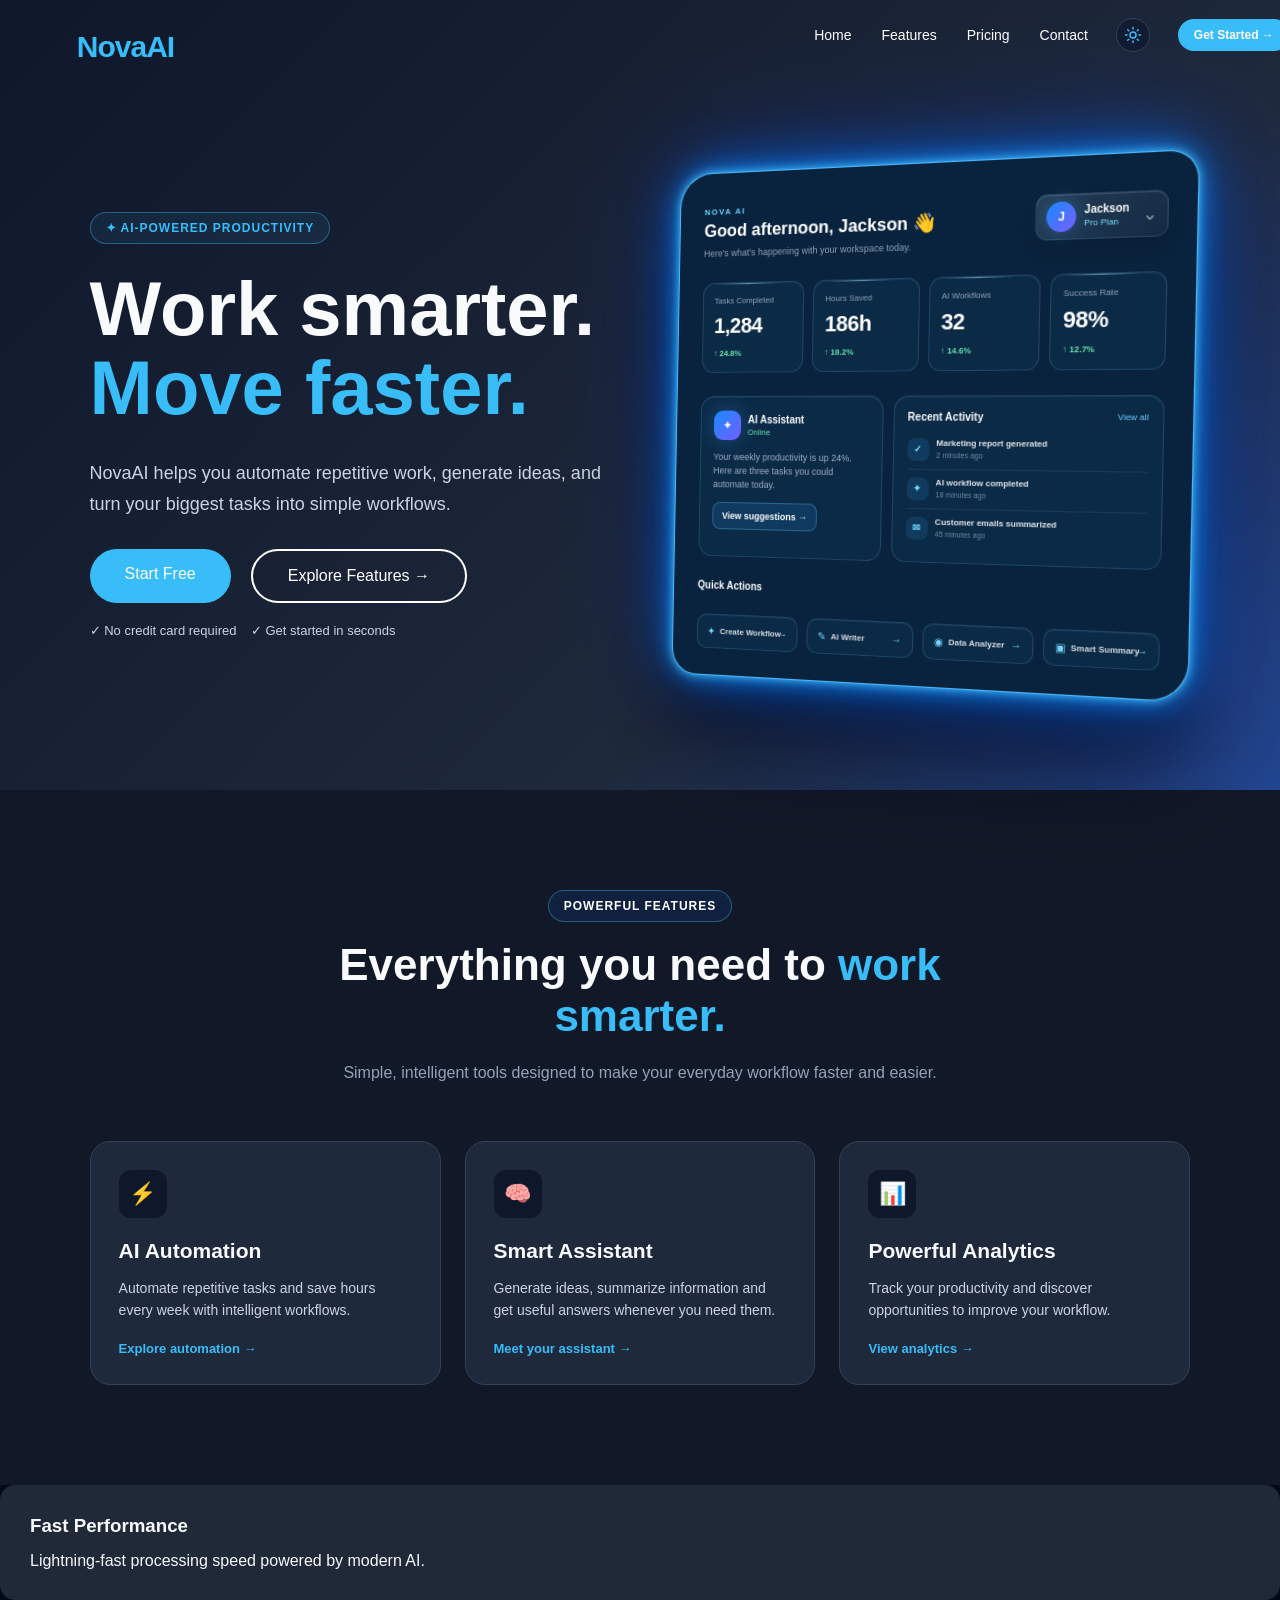
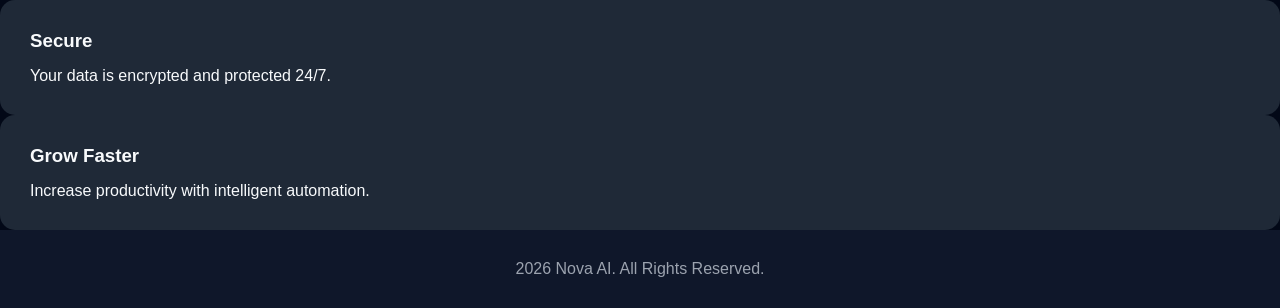
<file: index.html>
<!DOCTYPE html>
<html lang="en">
<head>
    <meta charset="UTF-8">
    <meta name="viewport" content="width=device-width, initial-scale=1.0">
    <title>Canvas</title>
    <link rel="stylesheet" href="style.css">
</head>

<body class="home-page">
        <header>
            <nav class="navbar">
            
                <a href="index.html" class="logo">NovaAI</a>
            
                <div class="desktop-nav">
            
                    <ul class="nav-links">
                        <li><a href="index.html">Home</a></li>
                        <li><a href="features.html">Features</a></li>
                        <li><a href="pricing.html">Pricing</a></li>
                        <li><a href="contact.html">Contact</a></li>
                    </ul>
            
                    <!-- Theme Toggle -->
                    <button class="theme-toggle" id="themeToggle" aria-label="Toggle theme">
            
                        <svg class="sun-icon" viewBox="0 0 24 24">
                            <circle cx="12" cy="12" r="4"></circle>
                            <path d="M12 2v2"></path>
                            <path d="M12 20v2"></path>
                            <path d="m4.93 4.93 1.41 1.41"></path>
                            <path d="m17.66 17.66 1.41 1.41"></path>
                            <path d="M2 12h2"></path>
                            <path d="M20 12h2"></path>
                            <path d="m6.34 17.66-1.41 1.41"></path>
                            <path d="m19.07 4.93-1.41 1.41"></path>
                        </svg>
            
                        <svg class="moon-icon" viewBox="0 0 24 24">
                            <path d="M21 12.8A8.5 8.5 0 1 1 11.2 3
                            6.5 6.5 0 0 0 21 12.8Z"></path>
                        </svg>
            
                    </button>
            
                    <a href="pricing.html" class="nav-btn">Get Started →</a>
            
                </div>
            
            
                <!-- Mobile Controls -->
            
                <div class="mobile-controls">
            
                    <button class="theme-toggle" id="mobileThemeToggle" aria-label="Toggle theme">
            
                        <svg class="sun-icon" viewBox="0 0 24 24">
                            <circle cx="12" cy="12" r="4"></circle>
                            <path d="M12 2v2"></path>
                            <path d="M12 20v2"></path>
                            <path d="m4.93 4.93 1.41 1.41"></path>
                            <path d="m17.66 17.66 1.41 1.41"></path>
                            <path d="M2 12h2"></path>
                            <path d="M20 12h2"></path>
                            <path d="m6.34 17.66-1.41 1.41"></path>
                            <path d="m19.07 4.93-1.41 1.41"></path>
                        </svg>
            
                        <svg class="moon-icon" viewBox="0 0 24 24">
                            <path d="M21 12.8A8.5 8.5 0 1 1 11.2 3
                            6.5 6.5 0 0 0 21 12.8Z"></path>
                        </svg>
            
                    </button>
            
            
                    <button class="menu-toggle" id="menuToggle" aria-label="Open navigation">
            
                        <span></span>
                        <span></span>
                        <span></span>
            
                    </button>
            
                </div>
            
            
                <!-- Mobile Menu -->
            
                <div class="mobile-menu" id="mobileMenu">
            
                    <a href="index.html">Home</a>
                    <a href="features.html">Features</a>
                    <a href="pricing.html">Pricing</a>
                    <a href="contact.html">Contact</a>
            
                    <a href="pricing.html" class="mobile-start">
                        Get Started →
                    </a>
            
                </div>
            
            </nav>
        
            <section class="hero">
            
                <div class="hero-content">
            
                    <span class="hero-badge">✦ AI-POWERED PRODUCTIVITY</span>
            
                    <h1>
                        Work smarter.
                        <span>Move faster.</span>
                    </h1>
            
                    <p>
                        NovaAI helps you automate repetitive work, generate ideas,
                        and turn your biggest tasks into simple workflows.
                    </p>
            
                    <div class="buttons">
                        <a href="pricing.html" class="primary">Start Free</a>
                        <a href="features.html" class="secondary">Explore Features →</a>
                    </div>
            
                    <div class="hero-note">
                        ✓ No credit card required
                        &nbsp;&nbsp;
                        ✓ Get started in seconds
                    </div>
            
                </div>
            
                <!-- Main dashboard -->
                 <div class="ai-preview">
                    
                    <main class="dashboard-main">
            
                        <!-- Greeting -->
                        <div class="dashboard-header">
            
                            <div>
                                <span class="dashboard-label">
                                    NOVA AI
                                </span>
            
                                <h3>
                                    Good afternoon, Jackson 👋
                                </h3>
            
                                <p>
                                    Here's what's happening with your workspace today.
                                </p>
                            </div>
            
            
                            <div class="dashboard-user">
            
                                <div class="dashboard-avatar">
                                    J
                                </div>
            
                                <div>
                                    <strong>Jackson</strong>
                                    <small>Pro Plan</small>
                                </div>
            
                                <span>⌄</span>
            
                            </div>
            
                        </div>
            
            
                        <!-- Statistics -->
                        <div class="dashboard-stats">
            
                            <div class="dashboard-stat">
                                <span>Tasks Completed</span>
                                <strong>1,284</strong>
                                <small>↑ 24.8%</small>
                            </div>
            
                            <div class="dashboard-stat">
                                <span>Hours Saved</span>
                                <strong>186h</strong>
                                <small>↑ 18.2%</small>
                            </div>
            
                            <div class="dashboard-stat">
                                <span>AI Workflows</span>
                                <strong>32</strong>
                                <small>↑ 14.6%</small>
                            </div>
            
                            <div class="dashboard-stat">
                                <span>Success Rate</span>
                                <strong>98%</strong>
                                <small>↑ 12.7%</small>
                            </div>
            
                        </div>
            
            
                        <!-- Middle cards -->
                        <div class="dashboard-middle">
            
                            <!-- AI Assistant -->
                            <div class="dashboard-ai-card">
            
                                <div class="ai-card-title">
            
                                    <div class="ai-card-icon">
                                        ✦
                                    </div>
            
                                    <div>
                                        <strong>AI Assistant</strong>
                                        <small>Online</small>
                                    </div>
            
                                </div>
            
                                <p>
                                    Your weekly productivity is up 24%.
                                    Here are three tasks you could automate today.
                                </p>
            
                                <button>
                                    View suggestions →
                                </button>
            
                            </div>
            
            
                            <!-- Recent Activity -->
                            <div class="dashboard-activity">
            
                                <div class="activity-heading">
                                    <strong>Recent Activity</strong>
                                    <span>View all</span>
                                </div>
            
                                <div class="dashboard-activity-item">
                                    <b>✓</b>
            
                                    <div>
                                        <strong>Marketing report generated</strong>
                                        <small>2 minutes ago</small>
                                    </div>
                                </div>
            
                                <div class="dashboard-activity-item">
                                    <b>✦</b>
            
                                    <div>
                                        <strong>AI workflow completed</strong>
                                        <small>18 minutes ago</small>
                                    </div>
                                </div>
            
                                <div class="dashboard-activity-item">
                                    <b>✉</b>
            
                                    <div>
                                        <strong>Customer emails summarized</strong>
                                        <small>45 minutes ago</small>
                                    </div>
                                </div>
            
                            </div>
            
                        </div>
            
            
                        <!-- Quick Actions -->
                        <div class="quick-actions-title">
                            Quick Actions
                        </div>
            
                        <div class="quick-actions">
            
                            <div>
                                ✦
                                <span>Create Workflow</span>
                                →
                            </div>
            
                            <div>
                                ✎
                                <span>AI Writer</span>
                                →
                            </div>
            
                            <div>
                                ◉
                                <span>Data Analyzer</span>
                                →
                            </div>
            
                            <div>
                                ▣
                                <span>Smart Summary</span>
                                →
                            </div>
            
                        </div>
            
                    </main>
            
                </div>
            
            
            </section>
            
            
            <!-- FEATURE SECTION -->
            
            <section class="home-features">
            
                <div class="section-heading">
            
                    <span class="section-badge">POWERFUL FEATURES</span>
            
                    <h2>
                        Everything you need to
                        <span>work smarter.</span>
                    </h2>
            
                    <p>
                        Simple, intelligent tools designed to make your
                        everyday workflow faster and easier.
                    </p>
            
                </div>
            
            
                <div class="home-feature-grid">
            
                    <div class="home-feature-card">
            
                        <div class="feature-icon">⚡</div>
            
                        <h3>AI Automation</h3>
            
                        <p>
                            Automate repetitive tasks and save hours every week
                            with intelligent workflows.
                        </p>
            
                        <a href="features.html">
                            Explore automation →
                        </a>
            
                    </div>
            
            
                    <div class="home-feature-card">
            
                        <div class="feature-icon">🧠</div>
            
                        <h3>Smart Assistant</h3>
            
                        <p>
                            Generate ideas, summarize information and get
                            useful answers whenever you need them.
                        </p>
            
                        <a href="features.html">
                            Meet your assistant →
                        </a>
            
                    </div>
            
            
                    <div class="home-feature-card">
            
                        <div class="feature-icon">📊</div>
            
                        <h3>Powerful Analytics</h3>
            
                        <p>
                            Track your productivity and discover opportunities
                            to improve your workflow.
                        </p>
            
                        <a href="features.html">
                            View analytics →
                        </a>
            
                    </div>
            
                </div>
            
            </section>
        </header>
        <section class="Features">
            <div class="card">
                <h3>Fast Performance</h3>
                <p>Lightning-fast processing speed powered by modern AI.</p>
            </div>
            <div class="card">
                <h3>Secure</h3>
                <p>Your data is encrypted and protected 24/7.</p>
            </div>
            <div class="card">
                <h3>Grow Faster</h3>
                <p>Increase productivity with intelligent automation.</p>
            </div>
        </section>
        
        <footer>
            <p>2026 Nova AI. All Rights Reserved.</p>
        </footer>
<script src="script.js"></script>
</body>
</html>
</file>
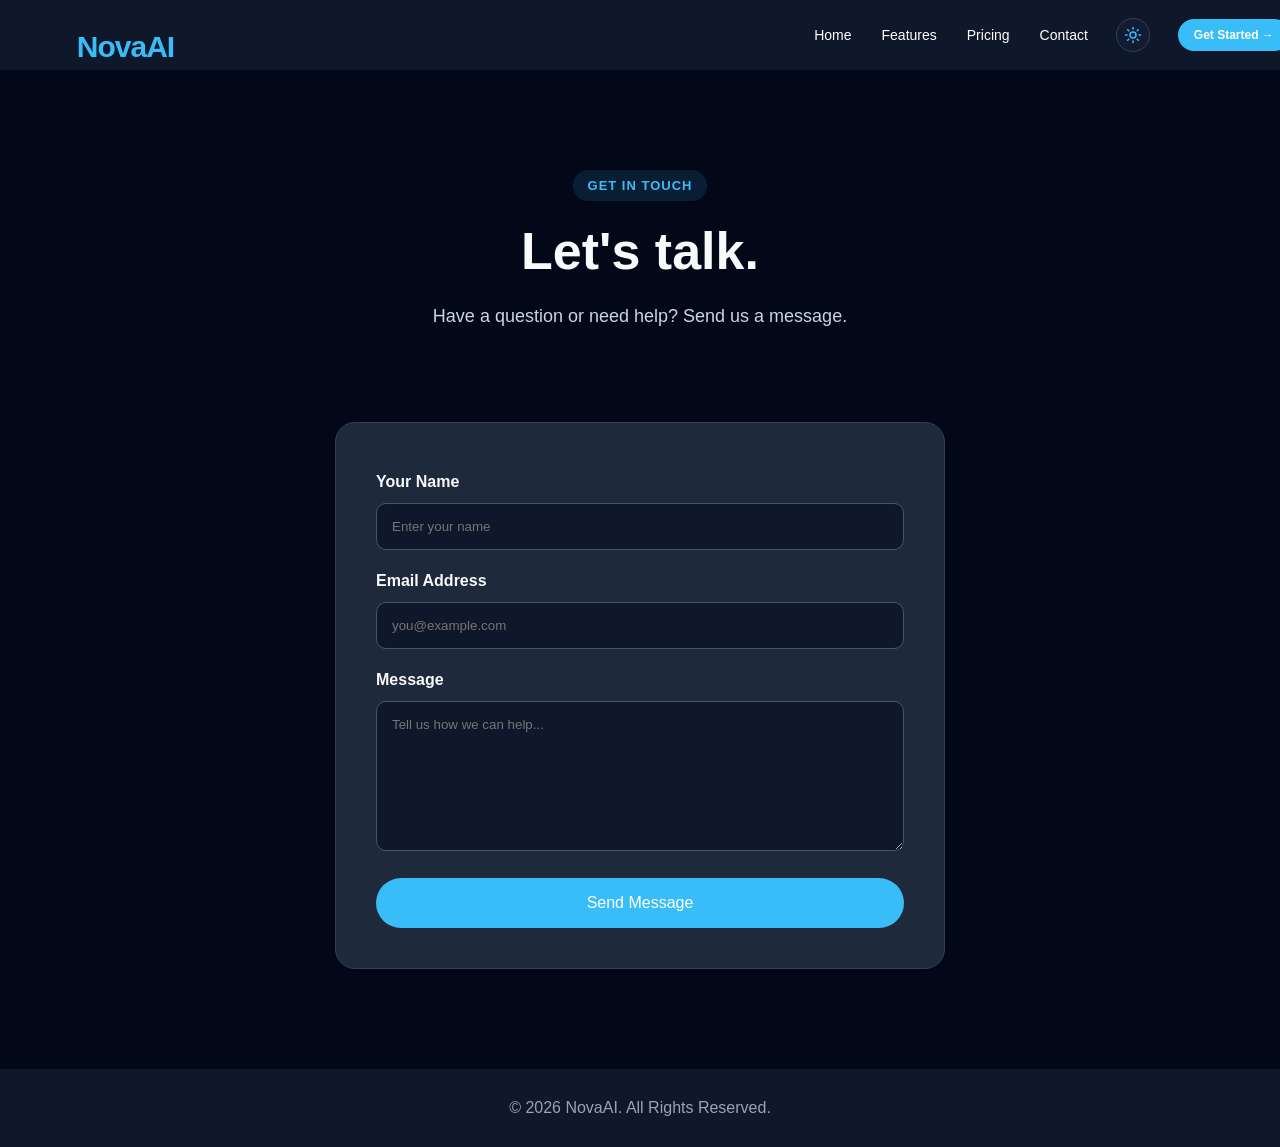
<file: Contact.html>
<!DOCTYPE html>
<html lang="en">

    <head>
        <meta charset="UTF-8">
        <meta name="viewport" content="width=device-width, initial-scale=1.0">
        <title>NovaAI | Contact</title>
        <link rel="stylesheet" href="style.css">
    </head>
    
    <body class="contact-page">

        <header class="page-header">

            <nav class="navbar">
            
                <a href="index.html" class="logo">NovaAI</a>
            
                <div class="desktop-nav">
            
                    <ul class="nav-links">
                        <li><a href="index.html">Home</a></li>
                        <li><a href="features.html">Features</a></li>
                        <li><a href="pricing.html">Pricing</a></li>
                        <li><a href="contact.html">Contact</a></li>
                    </ul>
            
                    <!-- Theme Toggle -->
                    <button class="theme-toggle" id="themeToggle" aria-label="Toggle theme">
            
                        <svg class="sun-icon" viewBox="0 0 24 24">
                            <circle cx="12" cy="12" r="4"></circle>
                            <path d="M12 2v2"></path>
                            <path d="M12 20v2"></path>
                            <path d="m4.93 4.93 1.41 1.41"></path>
                            <path d="m17.66 17.66 1.41 1.41"></path>
                            <path d="M2 12h2"></path>
                            <path d="M20 12h2"></path>
                            <path d="m6.34 17.66-1.41 1.41"></path>
                            <path d="m19.07 4.93-1.41 1.41"></path>
                        </svg>
            
                        <svg class="moon-icon" viewBox="0 0 24 24">
                            <path d="M21 12.8A8.5 8.5 0 1 1 11.2 3
                            6.5 6.5 0 0 0 21 12.8Z"></path>
                        </svg>
            
                    </button>
            
                    <a href="pricing.html" class="nav-btn">Get Started →</a>
            
                </div>
            
            
                <!-- Mobile Controls -->
            
                <div class="mobile-controls">
            
                    <button class="theme-toggle" id="mobileThemeToggle" aria-label="Toggle theme">
            
                        <svg class="sun-icon" viewBox="0 0 24 24">
                            <circle cx="12" cy="12" r="4"></circle>
                            <path d="M12 2v2"></path>
                            <path d="M12 20v2"></path>
                            <path d="m4.93 4.93 1.41 1.41"></path>
                            <path d="m17.66 17.66 1.41 1.41"></path>
                            <path d="M2 12h2"></path>
                            <path d="M20 12h2"></path>
                            <path d="m6.34 17.66-1.41 1.41"></path>
                            <path d="m19.07 4.93-1.41 1.41"></path>
                        </svg>
            
                        <svg class="moon-icon" viewBox="0 0 24 24">
                            <path d="M21 12.8A8.5 8.5 0 1 1 11.2 3
                            6.5 6.5 0 0 0 21 12.8Z"></path>
                        </svg>
            
                    </button>
            
            
                    <button class="menu-toggle" id="menuToggle" aria-label="Open navigation">
            
                        <span></span>
                        <span></span>
                        <span></span>
            
                    </button>
            
                </div>
            
            
                <!-- Mobile Menu -->
            
                <div class="mobile-menu" id="mobileMenu">
            
                    <a href="index.html">Home</a>
                    <a href="features.html">Features</a>
                    <a href="pricing.html">Pricing</a>
                    <a href="contact.html">Contact</a>
            
                    <a href="pricing.html" class="mobile-start">
                        Get Started →
                    </a>
            
                </div>
            
            </nav>

        </header>

        <section class="page-hero">

            <span class="badge">GET IN TOUCH</span>

            <h1>Let's talk.</h1>

            <p>
                Have a question or need help? Send us a message.
            </p>

        </section>

        <section class="contact-section">

            <form class="contact-form">

                <label>Your Name</label>
                <input type="text" placeholder="Enter your name">

                <label>Email Address</label>
                <input type="email" placeholder="you@example.com">

                <label>Message</label>
                <textarea placeholder="Tell us how we can help..."></textarea>

                <button type="submit" class="primary">
                    Send Message
                </button>

            </form>

        </section>

        <footer>
            <p>© 2026 NovaAI. All Rights Reserved.</p>
        </footer>
        <script src="script.js"></script>
    </body>

</html>
</file>
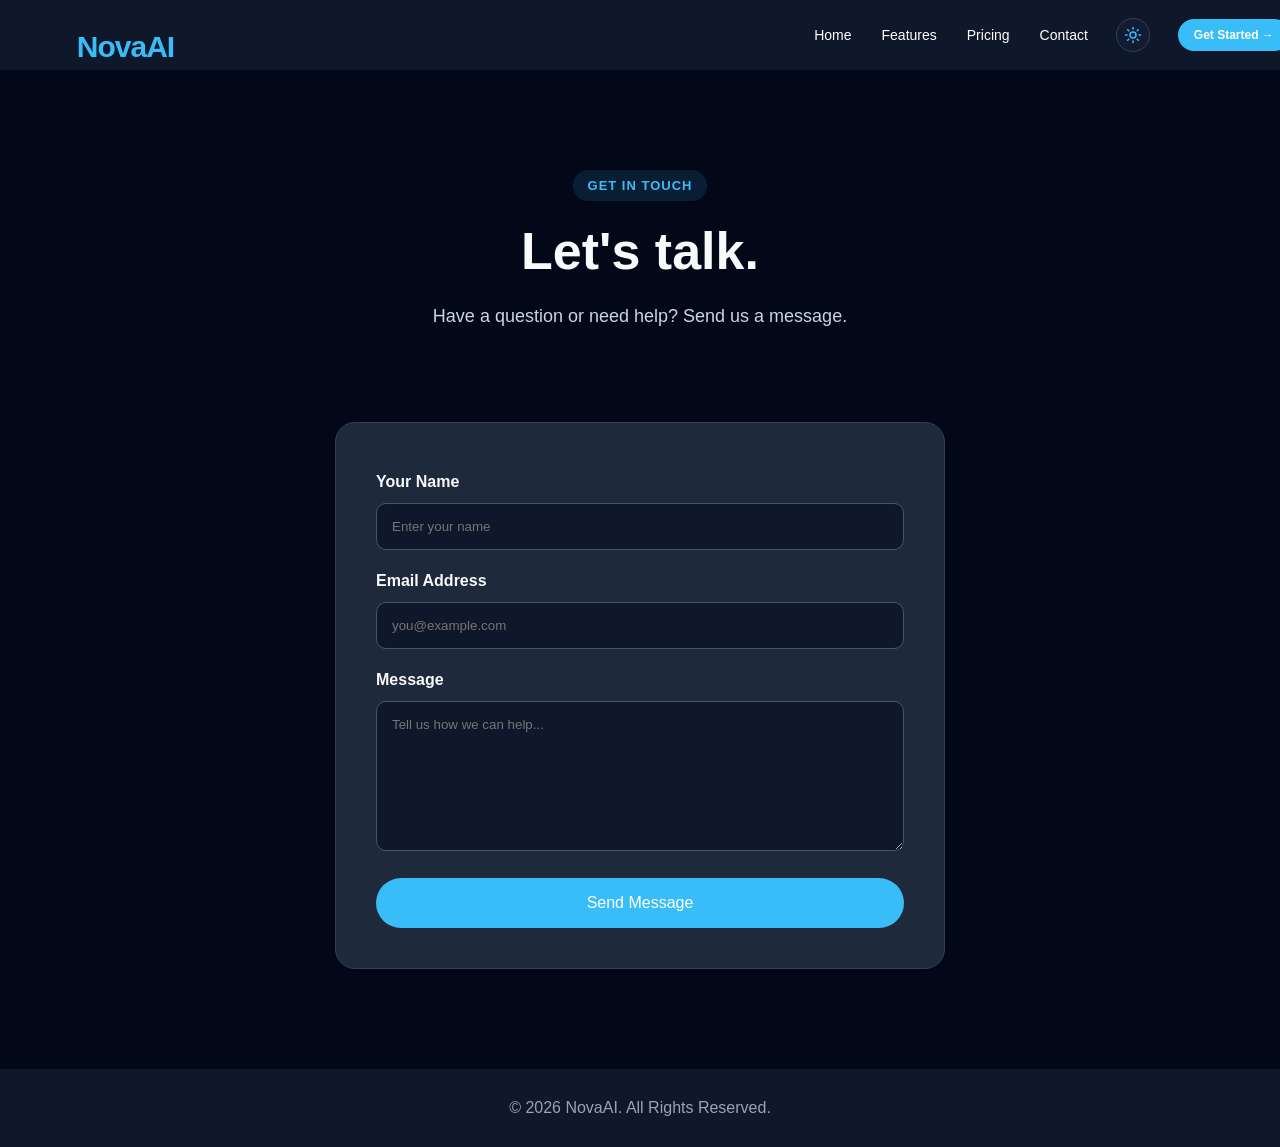
<file: contact.html>
<!DOCTYPE html>
<html lang="en">

    <head>
        <meta charset="UTF-8">
        <meta name="viewport" content="width=device-width, initial-scale=1.0">
        <title>NovaAI | Contact</title>
        <link rel="stylesheet" href="style.css">
    </head>
    
    <body class="contact-page">

        <header class="page-header">

            <nav class="navbar">
            
                <a href="index.html" class="logo">NovaAI</a>
            
                <div class="desktop-nav">
            
                    <ul class="nav-links">
                        <li><a href="index.html">Home</a></li>
                        <li><a href="features.html">Features</a></li>
                        <li><a href="pricing.html">Pricing</a></li>
                        <li><a href="contact.html">Contact</a></li>
                    </ul>
            
                    <!-- Theme Toggle -->
                    <button class="theme-toggle" id="themeToggle" aria-label="Toggle theme">
            
                        <svg class="sun-icon" viewBox="0 0 24 24">
                            <circle cx="12" cy="12" r="4"></circle>
                            <path d="M12 2v2"></path>
                            <path d="M12 20v2"></path>
                            <path d="m4.93 4.93 1.41 1.41"></path>
                            <path d="m17.66 17.66 1.41 1.41"></path>
                            <path d="M2 12h2"></path>
                            <path d="M20 12h2"></path>
                            <path d="m6.34 17.66-1.41 1.41"></path>
                            <path d="m19.07 4.93-1.41 1.41"></path>
                        </svg>
            
                        <svg class="moon-icon" viewBox="0 0 24 24">
                            <path d="M21 12.8A8.5 8.5 0 1 1 11.2 3
                            6.5 6.5 0 0 0 21 12.8Z"></path>
                        </svg>
            
                    </button>
            
                    <a href="pricing.html" class="nav-btn">Get Started →</a>
            
                </div>
            
            
                <!-- Mobile Controls -->
            
                <div class="mobile-controls">
            
                    <button class="theme-toggle" id="mobileThemeToggle" aria-label="Toggle theme">
            
                        <svg class="sun-icon" viewBox="0 0 24 24">
                            <circle cx="12" cy="12" r="4"></circle>
                            <path d="M12 2v2"></path>
                            <path d="M12 20v2"></path>
                            <path d="m4.93 4.93 1.41 1.41"></path>
                            <path d="m17.66 17.66 1.41 1.41"></path>
                            <path d="M2 12h2"></path>
                            <path d="M20 12h2"></path>
                            <path d="m6.34 17.66-1.41 1.41"></path>
                            <path d="m19.07 4.93-1.41 1.41"></path>
                        </svg>
            
                        <svg class="moon-icon" viewBox="0 0 24 24">
                            <path d="M21 12.8A8.5 8.5 0 1 1 11.2 3
                            6.5 6.5 0 0 0 21 12.8Z"></path>
                        </svg>
            
                    </button>
            
            
                    <button class="menu-toggle" id="menuToggle" aria-label="Open navigation">
            
                        <span></span>
                        <span></span>
                        <span></span>
            
                    </button>
            
                </div>
            
            
                <!-- Mobile Menu -->
            
                <div class="mobile-menu" id="mobileMenu">
            
                    <a href="index.html">Home</a>
                    <a href="features.html">Features</a>
                    <a href="pricing.html">Pricing</a>
                    <a href="contact.html">Contact</a>
            
                    <a href="pricing.html" class="mobile-start">
                        Get Started →
                    </a>
            
                </div>
            
            </nav>

        </header>

        <section class="page-hero">

            <span class="badge">GET IN TOUCH</span>

            <h1>Let's talk.</h1>

            <p>
                Have a question or need help? Send us a message.
            </p>

        </section>

        <section class="contact-section">

            <form class="contact-form">

                <label>Your Name</label>
                <input type="text" placeholder="Enter your name">

                <label>Email Address</label>
                <input type="email" placeholder="you@example.com">

                <label>Message</label>
                <textarea placeholder="Tell us how we can help..."></textarea>

                <button type="submit" class="primary">
                    Send Message
                </button>

            </form>

        </section>

        <footer>
            <p>© 2026 NovaAI. All Rights Reserved.</p>
        </footer>
        <script src="script.js"></script>
    </body>

</html>
</file>
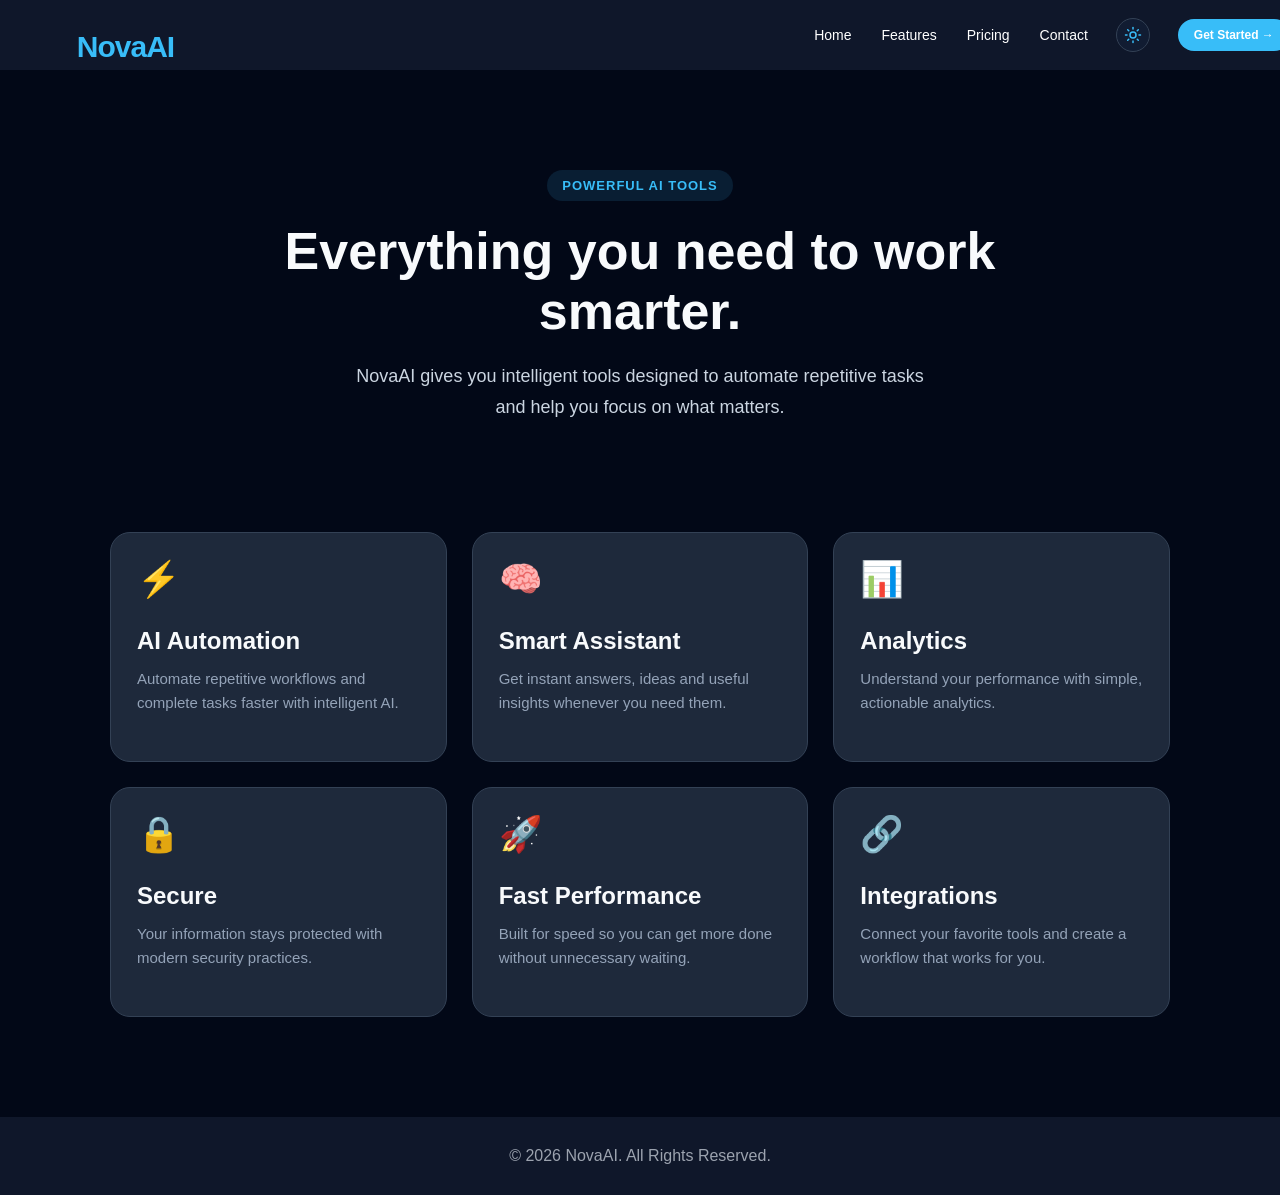
<file: Features.html>
<!DOCTYPE html>
<html lang="en">

    <head>
        <meta charset="UTF-8">
        <meta name="viewport" content="width=device-width, initial-scale=1.0">
        <title>NovaAI | Features</title>
        <link rel="stylesheet" href="style.css">
    </head>

    <body class="features-page">

        <header class="page-header">

            <nav class="navbar">
            
                <a href="index.html" class="logo">NovaAI</a>
            
                <div class="desktop-nav">
            
                    <ul class="nav-links">
                        <li><a href="index.html">Home</a></li>
                        <li><a href="features.html">Features</a></li>
                        <li><a href="pricing.html">Pricing</a></li>
                        <li><a href="contact.html">Contact</a></li>
                    </ul>
            
                    <!-- Theme Toggle -->
                    <button class="theme-toggle" id="themeToggle" aria-label="Toggle theme">
            
                        <svg class="sun-icon" viewBox="0 0 24 24">
                            <circle cx="12" cy="12" r="4"></circle>
                            <path d="M12 2v2"></path>
                            <path d="M12 20v2"></path>
                            <path d="m4.93 4.93 1.41 1.41"></path>
                            <path d="m17.66 17.66 1.41 1.41"></path>
                            <path d="M2 12h2"></path>
                            <path d="M20 12h2"></path>
                            <path d="m6.34 17.66-1.41 1.41"></path>
                            <path d="m19.07 4.93-1.41 1.41"></path>
                        </svg>
            
                        <svg class="moon-icon" viewBox="0 0 24 24">
                            <path d="M21 12.8A8.5 8.5 0 1 1 11.2 3
                            6.5 6.5 0 0 0 21 12.8Z"></path>
                        </svg>
            
                    </button>
            
                    <a href="pricing.html" class="nav-btn">Get Started →</a>
            
                </div>
            
            
                <!-- Mobile Controls -->
            
                <div class="mobile-controls">
            
                    <button class="theme-toggle" id="mobileThemeToggle" aria-label="Toggle theme">
            
                        <svg class="sun-icon" viewBox="0 0 24 24">
                            <circle cx="12" cy="12" r="4"></circle>
                            <path d="M12 2v2"></path>
                            <path d="M12 20v2"></path>
                            <path d="m4.93 4.93 1.41 1.41"></path>
                            <path d="m17.66 17.66 1.41 1.41"></path>
                            <path d="M2 12h2"></path>
                            <path d="M20 12h2"></path>
                            <path d="m6.34 17.66-1.41 1.41"></path>
                            <path d="m19.07 4.93-1.41 1.41"></path>
                        </svg>
            
                        <svg class="moon-icon" viewBox="0 0 24 24">
                            <path d="M21 12.8A8.5 8.5 0 1 1 11.2 3
                            6.5 6.5 0 0 0 21 12.8Z"></path>
                        </svg>
            
                    </button>
            
            
                    <button class="menu-toggle" id="menuToggle" aria-label="Open navigation">
            
                        <span></span>
                        <span></span>
                        <span></span>
            
                    </button>
            
                </div>
            
            
                <!-- Mobile Menu -->
            
                <div class="mobile-menu" id="mobileMenu">
            
                    <a href="index.html">Home</a>
                    <a href="features.html">Features</a>
                    <a href="pricing.html">Pricing</a>
                    <a href="contact.html">Contact</a>
            
                    <a href="pricing.html" class="mobile-start">
                        Get Started →
                    </a>
            
                </div>
            
            </nav>

        </header>

        <main>

            <section class="page-hero">
                <span class="badge">POWERFUL AI TOOLS</span>

                <h1>Everything you need to work smarter.</h1>

                <p>
                    NovaAI gives you intelligent tools designed to automate
                    repetitive tasks and help you focus on what matters.
                </p>
            </section>

            <section class="feature-grid">

                <div class="feature-card">
                    <div class="feature-icon">⚡</div>
                    <h2>AI Automation</h2>
                    <p>
                        Automate repetitive workflows and complete tasks
                        faster with intelligent AI.
                    </p>
                </div>

                <div class="feature-card">
                    <div class="feature-icon">🧠</div>
                    <h2>Smart Assistant</h2>
                    <p>
                        Get instant answers, ideas and useful insights
                        whenever you need them.
                    </p>
                </div>

                <div class="feature-card">
                    <div class="feature-icon">📊</div>
                    <h2>Analytics</h2>
                    <p>
                        Understand your performance with simple,
                        actionable analytics.
                    </p>
                </div>

                <div class="feature-card">
                    <div class="feature-icon">🔒</div>
                    <h2>Secure</h2>
                    <p>
                        Your information stays protected with modern
                        security practices.
                    </p>
                </div>

                <div class="feature-card">
                    <div class="feature-icon">🚀</div>
                    <h2>Fast Performance</h2>
                    <p>
                        Built for speed so you can get more done without
                        unnecessary waiting.
                    </p>
                </div>

                <div class="feature-card">
                    <div class="feature-icon">🔗</div>
                    <h2>Integrations</h2>
                    <p>
                        Connect your favorite tools and create a workflow
                        that works for you.
                    </p>
                </div>

            </section>

        </main>

        <footer>
            <p>© 2026 NovaAI. All Rights Reserved.</p>
        </footer>
        <script src="script.js"></script>
    </body>

</html>
</file>
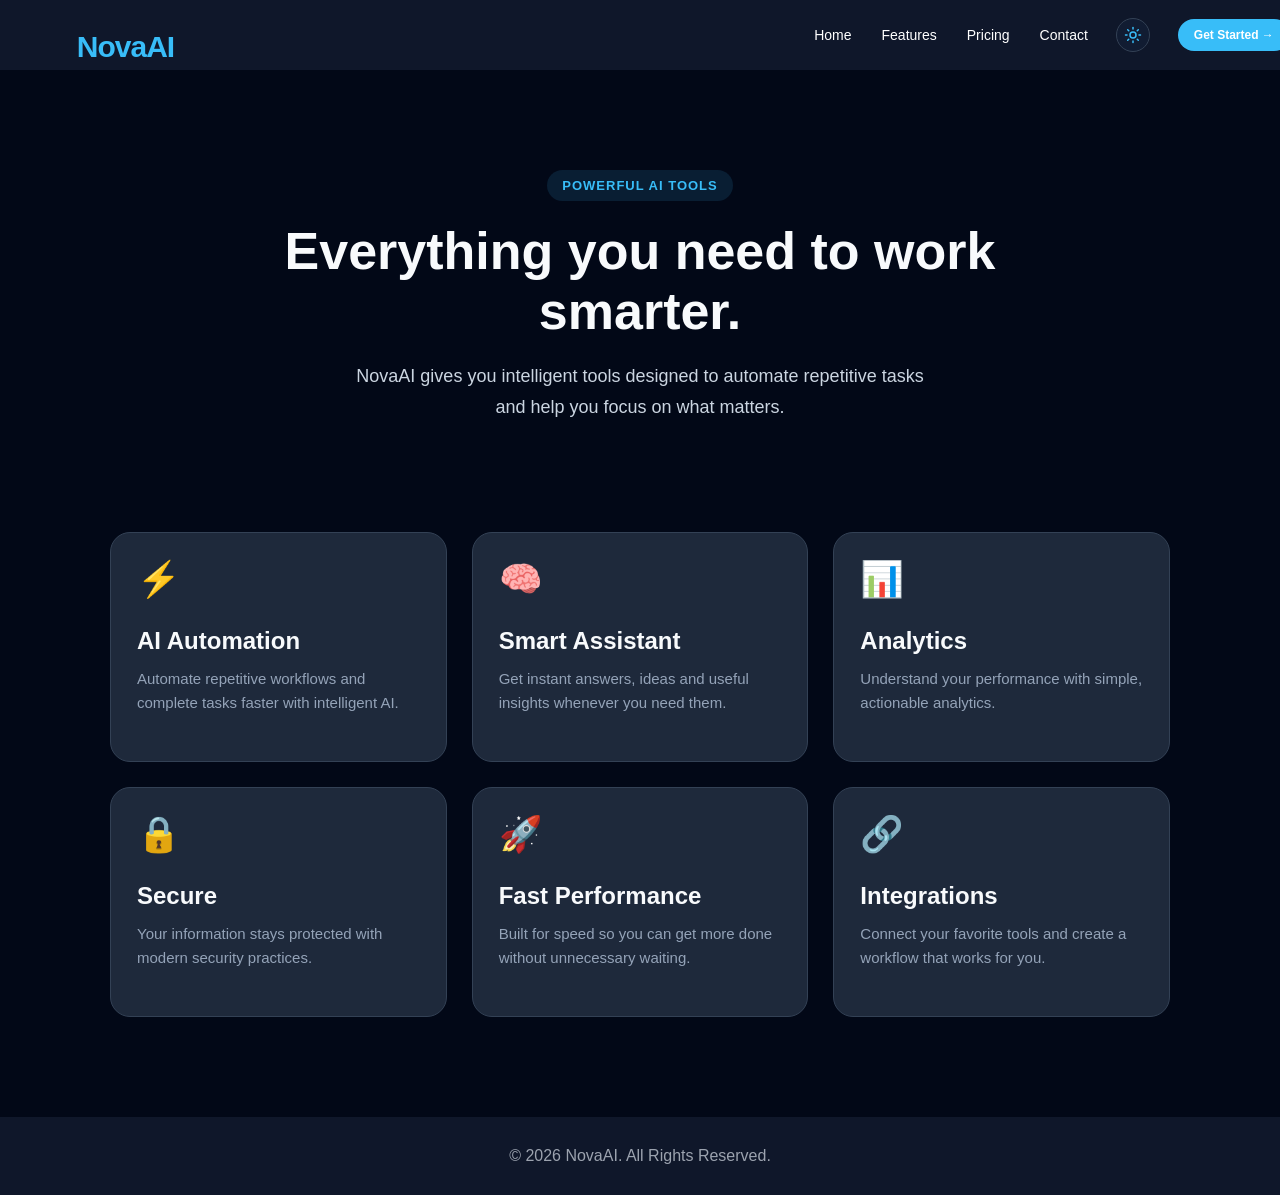
<file: features.html>
<!DOCTYPE html>
<html lang="en">

    <head>
        <meta charset="UTF-8">
        <meta name="viewport" content="width=device-width, initial-scale=1.0">
        <title>NovaAI | Features</title>
        <link rel="stylesheet" href="style.css">
    </head>

    <body class="features-page">

        <header class="page-header">

            <nav class="navbar">
            
                <a href="index.html" class="logo">NovaAI</a>
            
                <div class="desktop-nav">
            
                    <ul class="nav-links">
                        <li><a href="index.html">Home</a></li>
                        <li><a href="features.html">Features</a></li>
                        <li><a href="pricing.html">Pricing</a></li>
                        <li><a href="contact.html">Contact</a></li>
                    </ul>
            
                    <!-- Theme Toggle -->
                    <button class="theme-toggle" id="themeToggle" aria-label="Toggle theme">
            
                        <svg class="sun-icon" viewBox="0 0 24 24">
                            <circle cx="12" cy="12" r="4"></circle>
                            <path d="M12 2v2"></path>
                            <path d="M12 20v2"></path>
                            <path d="m4.93 4.93 1.41 1.41"></path>
                            <path d="m17.66 17.66 1.41 1.41"></path>
                            <path d="M2 12h2"></path>
                            <path d="M20 12h2"></path>
                            <path d="m6.34 17.66-1.41 1.41"></path>
                            <path d="m19.07 4.93-1.41 1.41"></path>
                        </svg>
            
                        <svg class="moon-icon" viewBox="0 0 24 24">
                            <path d="M21 12.8A8.5 8.5 0 1 1 11.2 3
                            6.5 6.5 0 0 0 21 12.8Z"></path>
                        </svg>
            
                    </button>
            
                    <a href="pricing.html" class="nav-btn">Get Started →</a>
            
                </div>
            
            
                <!-- Mobile Controls -->
            
                <div class="mobile-controls">
            
                    <button class="theme-toggle" id="mobileThemeToggle" aria-label="Toggle theme">
            
                        <svg class="sun-icon" viewBox="0 0 24 24">
                            <circle cx="12" cy="12" r="4"></circle>
                            <path d="M12 2v2"></path>
                            <path d="M12 20v2"></path>
                            <path d="m4.93 4.93 1.41 1.41"></path>
                            <path d="m17.66 17.66 1.41 1.41"></path>
                            <path d="M2 12h2"></path>
                            <path d="M20 12h2"></path>
                            <path d="m6.34 17.66-1.41 1.41"></path>
                            <path d="m19.07 4.93-1.41 1.41"></path>
                        </svg>
            
                        <svg class="moon-icon" viewBox="0 0 24 24">
                            <path d="M21 12.8A8.5 8.5 0 1 1 11.2 3
                            6.5 6.5 0 0 0 21 12.8Z"></path>
                        </svg>
            
                    </button>
            
            
                    <button class="menu-toggle" id="menuToggle" aria-label="Open navigation">
            
                        <span></span>
                        <span></span>
                        <span></span>
            
                    </button>
            
                </div>
            
            
                <!-- Mobile Menu -->
            
                <div class="mobile-menu" id="mobileMenu">
            
                    <a href="index.html">Home</a>
                    <a href="features.html">Features</a>
                    <a href="pricing.html">Pricing</a>
                    <a href="contact.html">Contact</a>
            
                    <a href="pricing.html" class="mobile-start">
                        Get Started →
                    </a>
            
                </div>
            
            </nav>

        </header>

        <main>

            <section class="page-hero">
                <span class="badge">POWERFUL AI TOOLS</span>

                <h1>Everything you need to work smarter.</h1>

                <p>
                    NovaAI gives you intelligent tools designed to automate
                    repetitive tasks and help you focus on what matters.
                </p>
            </section>

            <section class="feature-grid">

                <div class="feature-card">
                    <div class="feature-icon">⚡</div>
                    <h2>AI Automation</h2>
                    <p>
                        Automate repetitive workflows and complete tasks
                        faster with intelligent AI.
                    </p>
                </div>

                <div class="feature-card">
                    <div class="feature-icon">🧠</div>
                    <h2>Smart Assistant</h2>
                    <p>
                        Get instant answers, ideas and useful insights
                        whenever you need them.
                    </p>
                </div>

                <div class="feature-card">
                    <div class="feature-icon">📊</div>
                    <h2>Analytics</h2>
                    <p>
                        Understand your performance with simple,
                        actionable analytics.
                    </p>
                </div>

                <div class="feature-card">
                    <div class="feature-icon">🔒</div>
                    <h2>Secure</h2>
                    <p>
                        Your information stays protected with modern
                        security practices.
                    </p>
                </div>

                <div class="feature-card">
                    <div class="feature-icon">🚀</div>
                    <h2>Fast Performance</h2>
                    <p>
                        Built for speed so you can get more done without
                        unnecessary waiting.
                    </p>
                </div>

                <div class="feature-card">
                    <div class="feature-icon">🔗</div>
                    <h2>Integrations</h2>
                    <p>
                        Connect your favorite tools and create a workflow
                        that works for you.
                    </p>
                </div>

            </section>

        </main>

        <footer>
            <p>© 2026 NovaAI. All Rights Reserved.</p>
        </footer>
        <script src="script.js"></script>
    </body>

</html>
</file>
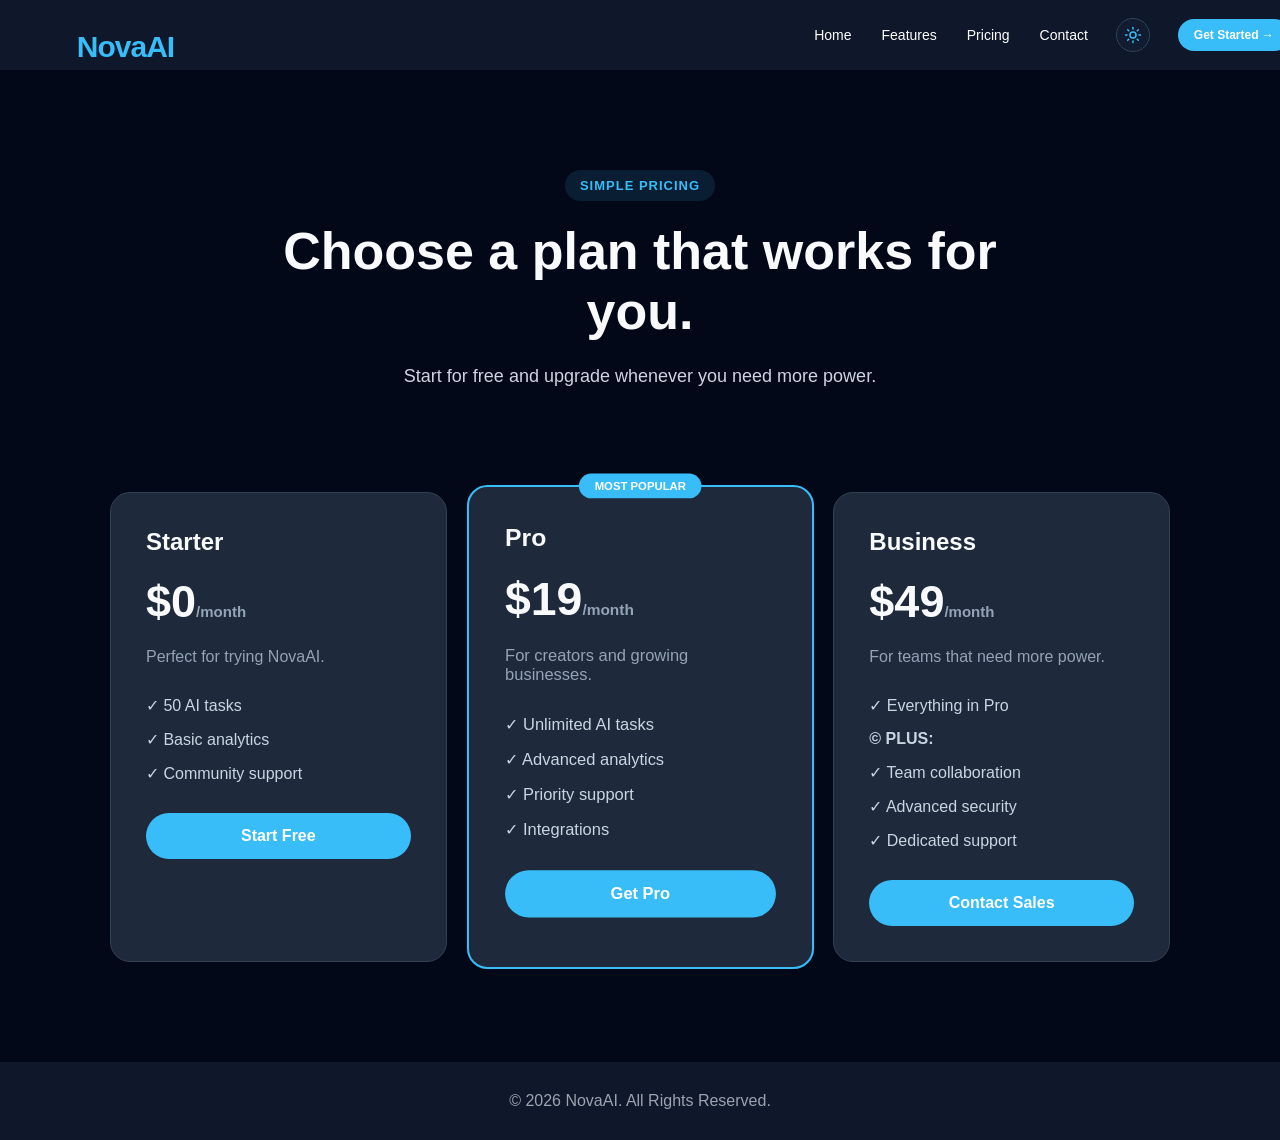
<file: Pricing.html>
<!DOCTYPE html>
<html lang="en">

    <head>
        <meta charset="UTF-8">
        <meta name="viewport" content="width=device-width, initial-scale=1.0">
        <title>NovaAI | Pricing</title>
        <link rel="stylesheet" href="style.css">
    </head>

    <body class="pricing-page">

        <header class="page-header">

            <nav class="navbar">
            
                <a href="index.html" class="logo">NovaAI</a>
            
                <div class="desktop-nav">
            
                    <ul class="nav-links">
                        <li><a href="index.html">Home</a></li>
                        <li><a href="features.html">Features</a></li>
                        <li><a href="pricing.html">Pricing</a></li>
                        <li><a href="contact.html">Contact</a></li>
                    </ul>
            
                    <!-- Theme Toggle -->
                    <button class="theme-toggle" id="themeToggle" aria-label="Toggle theme">
            
                        <svg class="sun-icon" viewBox="0 0 24 24">
                            <circle cx="12" cy="12" r="4"></circle>
                            <path d="M12 2v2"></path>
                            <path d="M12 20v2"></path>
                            <path d="m4.93 4.93 1.41 1.41"></path>
                            <path d="m17.66 17.66 1.41 1.41"></path>
                            <path d="M2 12h2"></path>
                            <path d="M20 12h2"></path>
                            <path d="m6.34 17.66-1.41 1.41"></path>
                            <path d="m19.07 4.93-1.41 1.41"></path>
                        </svg>
            
                        <svg class="moon-icon" viewBox="0 0 24 24">
                            <path d="M21 12.8A8.5 8.5 0 1 1 11.2 3
                            6.5 6.5 0 0 0 21 12.8Z"></path>
                        </svg>
            
                    </button>
            
                    <a href="pricing.html" class="nav-btn">Get Started →</a>
            
                </div>
            
            
                <!-- Mobile Controls -->
            
                <div class="mobile-controls">
            
                    <button class="theme-toggle" id="mobileThemeToggle" aria-label="Toggle theme">
            
                        <svg class="sun-icon" viewBox="0 0 24 24">
                            <circle cx="12" cy="12" r="4"></circle>
                            <path d="M12 2v2"></path>
                            <path d="M12 20v2"></path>
                            <path d="m4.93 4.93 1.41 1.41"></path>
                            <path d="m17.66 17.66 1.41 1.41"></path>
                            <path d="M2 12h2"></path>
                            <path d="M20 12h2"></path>
                            <path d="m6.34 17.66-1.41 1.41"></path>
                            <path d="m19.07 4.93-1.41 1.41"></path>
                        </svg>
            
                        <svg class="moon-icon" viewBox="0 0 24 24">
                            <path d="M21 12.8A8.5 8.5 0 1 1 11.2 3
                            6.5 6.5 0 0 0 21 12.8Z"></path>
                        </svg>
            
                    </button>
            
            
                    <button class="menu-toggle" id="menuToggle" aria-label="Open navigation">
            
                        <span></span>
                        <span></span>
                        <span></span>
            
                    </button>
            
                </div>
            
            
                <!-- Mobile Menu -->
            
                <div class="mobile-menu" id="mobileMenu">
            
                    <a href="index.html">Home</a>
                    <a href="features.html">Features</a>
                    <a href="pricing.html">Pricing</a>
                    <a href="contact.html">Contact</a>
            
                    <a href="pricing.html" class="mobile-start">
                        Get Started →
                    </a>
            
                </div>
            
            </nav>

        </header>

        <section class="page-hero">

            <span class="badge">SIMPLE PRICING</span>

            <h1>Choose a plan that works for you.</h1>

            <p>
                Start for free and upgrade whenever you need more power.
            </p>

        </section>

        <section class="pricing-grid">

            <div class="price-card">

                <h2>Starter</h2>

                <p class="price">$0<span>/month</span></p>

                <p>Perfect for trying NovaAI.</p>

                <ul>
                    <li>✓ 50 AI tasks</li>
                    <li>✓ Basic analytics</li>
                    <li>✓ Community support</li>
                </ul>

                <a href="#" class="price-btn">Start Free</a>

            </div>


            <div class="price-card featured">

                <div class="popular">MOST POPULAR</div>

                <h2>Pro</h2>

                <p class="price">$19<span>/month</span></p>

                <p>For creators and growing businesses.</p>

                <ul>
                    <li>✓ Unlimited AI tasks</li>
                    <li>✓ Advanced analytics</li>
                    <li>✓ Priority support</li>
                    <li>✓ Integrations</li>
                </ul>

                <a href="#" class="price-btn">Get Pro</a>

            </div>


            <div class="price-card">

                <h2>Business</h2>

                <p class="price">$49<span>/month</span></p>

                <p>For teams that need more power.</p>

                <ul>
                    <li>✓ Everything in Pro</li>
                    <li><b>© PLUS:</b></li>
                    <li>✓ Team collaboration</li>
                    <li>✓ Advanced security</li>
                    <li>✓ Dedicated support</li>
                </ul>

                <a href="#" class="price-btn">Contact Sales</a>

            </div>

        </section>

        <footer>
            <p>© 2026 NovaAI. All Rights Reserved.</p>
        </footer>
        <script src="script.js"></script>
    </body>

</html>
</file>
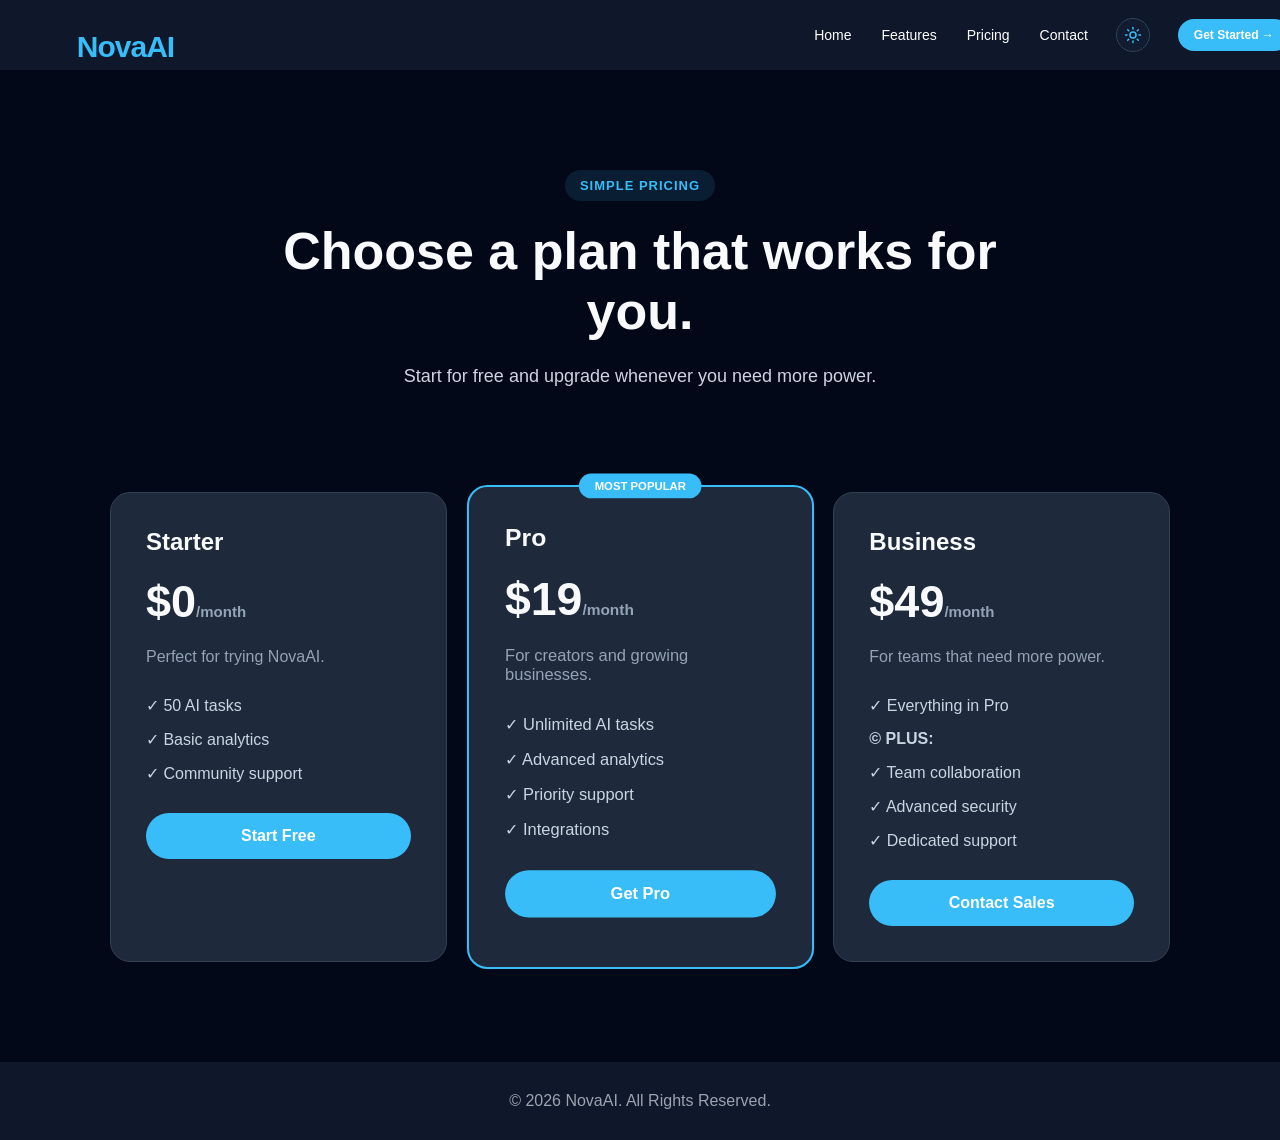
<file: pricing.html>
<!DOCTYPE html>
<html lang="en">

    <head>
        <meta charset="UTF-8">
        <meta name="viewport" content="width=device-width, initial-scale=1.0">
        <title>NovaAI | Pricing</title>
        <link rel="stylesheet" href="style.css">
    </head>

    <body class="pricing-page">

        <header class="page-header">

            <nav class="navbar">
            
                <a href="index.html" class="logo">NovaAI</a>
            
                <div class="desktop-nav">
            
                    <ul class="nav-links">
                        <li><a href="index.html">Home</a></li>
                        <li><a href="features.html">Features</a></li>
                        <li><a href="pricing.html">Pricing</a></li>
                        <li><a href="contact.html">Contact</a></li>
                    </ul>
            
                    <!-- Theme Toggle -->
                    <button class="theme-toggle" id="themeToggle" aria-label="Toggle theme">
            
                        <svg class="sun-icon" viewBox="0 0 24 24">
                            <circle cx="12" cy="12" r="4"></circle>
                            <path d="M12 2v2"></path>
                            <path d="M12 20v2"></path>
                            <path d="m4.93 4.93 1.41 1.41"></path>
                            <path d="m17.66 17.66 1.41 1.41"></path>
                            <path d="M2 12h2"></path>
                            <path d="M20 12h2"></path>
                            <path d="m6.34 17.66-1.41 1.41"></path>
                            <path d="m19.07 4.93-1.41 1.41"></path>
                        </svg>
            
                        <svg class="moon-icon" viewBox="0 0 24 24">
                            <path d="M21 12.8A8.5 8.5 0 1 1 11.2 3
                            6.5 6.5 0 0 0 21 12.8Z"></path>
                        </svg>
            
                    </button>
            
                    <a href="pricing.html" class="nav-btn">Get Started →</a>
            
                </div>
            
            
                <!-- Mobile Controls -->
            
                <div class="mobile-controls">
            
                    <button class="theme-toggle" id="mobileThemeToggle" aria-label="Toggle theme">
            
                        <svg class="sun-icon" viewBox="0 0 24 24">
                            <circle cx="12" cy="12" r="4"></circle>
                            <path d="M12 2v2"></path>
                            <path d="M12 20v2"></path>
                            <path d="m4.93 4.93 1.41 1.41"></path>
                            <path d="m17.66 17.66 1.41 1.41"></path>
                            <path d="M2 12h2"></path>
                            <path d="M20 12h2"></path>
                            <path d="m6.34 17.66-1.41 1.41"></path>
                            <path d="m19.07 4.93-1.41 1.41"></path>
                        </svg>
            
                        <svg class="moon-icon" viewBox="0 0 24 24">
                            <path d="M21 12.8A8.5 8.5 0 1 1 11.2 3
                            6.5 6.5 0 0 0 21 12.8Z"></path>
                        </svg>
            
                    </button>
            
            
                    <button class="menu-toggle" id="menuToggle" aria-label="Open navigation">
            
                        <span></span>
                        <span></span>
                        <span></span>
            
                    </button>
            
                </div>
            
            
                <!-- Mobile Menu -->
            
                <div class="mobile-menu" id="mobileMenu">
            
                    <a href="index.html">Home</a>
                    <a href="features.html">Features</a>
                    <a href="pricing.html">Pricing</a>
                    <a href="contact.html">Contact</a>
            
                    <a href="pricing.html" class="mobile-start">
                        Get Started →
                    </a>
            
                </div>
            
            </nav>

        </header>

        <section class="page-hero">

            <span class="badge">SIMPLE PRICING</span>

            <h1>Choose a plan that works for you.</h1>

            <p>
                Start for free and upgrade whenever you need more power.
            </p>

        </section>

        <section class="pricing-grid">

            <div class="price-card">

                <h2>Starter</h2>

                <p class="price">$0<span>/month</span></p>

                <p>Perfect for trying NovaAI.</p>

                <ul>
                    <li>✓ 50 AI tasks</li>
                    <li>✓ Basic analytics</li>
                    <li>✓ Community support</li>
                </ul>

                <a href="#" class="price-btn">Start Free</a>

            </div>


            <div class="price-card featured">

                <div class="popular">MOST POPULAR</div>

                <h2>Pro</h2>

                <p class="price">$19<span>/month</span></p>

                <p>For creators and growing businesses.</p>

                <ul>
                    <li>✓ Unlimited AI tasks</li>
                    <li>✓ Advanced analytics</li>
                    <li>✓ Priority support</li>
                    <li>✓ Integrations</li>
                </ul>

                <a href="#" class="price-btn">Get Pro</a>

            </div>


            <div class="price-card">

                <h2>Business</h2>

                <p class="price">$49<span>/month</span></p>

                <p>For teams that need more power.</p>

                <ul>
                    <li>✓ Everything in Pro</li>
                    <li><b>© PLUS:</b></li>
                    <li>✓ Team collaboration</li>
                    <li>✓ Advanced security</li>
                    <li>✓ Dedicated support</li>
                </ul>

                <a href="#" class="price-btn">Contact Sales</a>

            </div>

        </section>

        <footer>
            <p>© 2026 NovaAI. All Rights Reserved.</p>
        </footer>
        <script src="script.js"></script>
    </body>

</html>
</file>
<file: style.css>
* {
    margin: 0;
    padding: 0;
    box-sizing: border-box;
    font-family: Arial, Helvetica, sans-serif;
}

body {
    margin: 0;

    background: var(--bg-main);
    color: var(--text-main);

    transition:
        background 0.3s ease,
        color 0.3s ease;
}

header {
    min-height: 100vh;
    background: linear-gradient(135deg, #0f172a, #1e293b, #2563eb);
}

.page-header {
    min-height: auto;
    background: #0f172a;
}
/* =========================
   THEME COLORS
========================= */

:root {
    --bg-main: #020817;
    --bg-section: #0f172a;
    --bg-card: #1e293b;
    --bg-card-alt: #111c32;

    --text-main: #f8fafc;
    --text-secondary: #cbd5e1;
    --text-muted: #94a3b8;

    --border: #334155;

    --accent: #38bdf8;
    --accent-dark: #0284c7;

    --button-text: #ffffff;
}


/* LIGHT THEME */

body.light-mode {

    --bg-main: #f8fafc;
    --bg-section: #ffffff;
    --bg-card: #ffffff;
    --bg-card-alt: #f1f5f9;

    --text-main: #0f172a;
    --text-secondary: #334155;
    --text-muted: #64748b;

    --border: #dbe3ee;

    --accent: #0284c7;
    --accent-dark: #0369a1;

    --button-text: #ffffff;
}

/* =========================
   NAVBAR
========================= */

.navbar {
    width: 100%;
    height: 70px;

    display: flex;
    align-items: center;

    padding: 0 6%;

   

    position: relative;
    z-index: 1000;
}


/* LOGO */

.logo {
    color: #38bdf8;
    text-decoration: none;

    font-size: 28px;
    font-weight: 800;

    letter-spacing: -1px;
}


/* DESKTOP NAV */

.desktop-nav {
    margin-left: auto;

    display: flex;
    align-items: center;

    gap: 28px;
}


.nav-links {
    display: flex;
    align-items: center;

    gap: 30px;

    list-style: none;

    margin: 0;
    padding: 0;
}


.nav-links a {
    color: white;
    text-decoration: none;

    font-size: 14px;
    font-weight: 500;

    transition: 0.25s;
}


.nav-links a:hover {
    color: #38bdf8;
}


/* GET STARTED */

.nav-btn {
    display: inline-block;

    border-radius: 30px;

    background: #38bdf8;

    color: white;

    text-decoration: none;

    font-size: 14px;
    font-weight: bold;

    transition: 0.25s;
}


.nav-btn:hover {
    transform: translateY(-2px);
}


/* =========================
   THEME BUTTON
========================= */

.theme-toggle {
    width: 45px;
    height: 30px;

    display: flex;
    align-items: center;
    justify-content: center;

    border: 1px solid #334155;
    border-radius: 50%;

    background: #111c32;

    color: #38bdf8;

    cursor: pointer;

    transition: 0.25s;
}


.theme-toggle:hover {
    border-color: #38bdf8;
    transform: rotate(10deg);
}


.theme-toggle svg {
    width: 18px;
    height: 18px;

    fill: none;
    stroke: currentColor;
    stroke-width: 2;

    stroke-linecap: round;
    stroke-linejoin: round;
}


.moon-icon {
    display: none;
}


/* =========================
   MOBILE CONTROLS
========================= */

.mobile-controls {
    display: none;

    margin-left: auto;

    align-items: center;

    gap: 10px;
}


/* HAMBURGER */

.menu-toggle {
    width: 42px;
    height: 42px;

    display: flex;
    flex-direction: column;

    justify-content: center;
    align-items: center;

    gap: 5px;

    border: 1px solid #334155;
    border-radius: 10px;

    background: #111c32;

    cursor: pointer;
}


.menu-toggle span {
    width: 18px;
    height: 2px;

    background: white;

    border-radius: 5px;

    transition: 0.3s;
}


/* =========================
   MOBILE MENU
========================= */

.mobile-menu {
    display: none;

    position: absolute;

    top: 80px;
    left: 20px;
    right: 20px;

    padding: 20px;

    background: #111c32;

    border: 1px solid #334155;

    border-radius: 16px;

    box-shadow: 0 20px 50px rgba(0, 0, 0, 0.4);
}


.mobile-menu a {
    display: block;

    padding: 14px;

    color: white;

    text-decoration: none;

    border-radius: 10px;

    transition: 0.2s;
}


.mobile-menu a:hover {
    background: #1e293b;
    color: #38bdf8;
}


.mobile-menu.active {
    display: block;
}


.mobile-start {
    margin-top: 10px;

    text-align: center;

    background: #38bdf8;

    font-weight: bold;
}

.nav-right {
    display: flex;
    align-items: center;
    gap: 30px;
}

.nav-links {
    display: flex;
    list-style: none;
    gap: 30px;
    padding-left: 40rem;
}

.logo {
    font-size: 30px;
    font-weight: bold;
    color: #38bdf8;
    padding-left: 6rem;
    padding-top: 1.5rem;
}

.nav-links a {
    color: white;
    text-decoration: none;
    transform: .3s;
}

.nav-links a:hover {
    color: #38bdf8;
}

.nav-btn {
    padding: 12px 24px;
    border: none;
    border-radius: 30px;
    background: #38bdf8;
    color: white;
    cursor: pointer;
    font-weight: bold;
}

.hero {
    display: flex;
    justify-content: center;
    align-items: center;
    text-align: center;
    height: 80vh;
    padding: 20px;
}

.hero h1 {
    font-size: 60px;
    max-width: 850px;
    margin: auto;
}

.hero p {
    margin: 30px auto;
    max-width: 650px;
    font-size: 20px;
    color: #d1d5db;
}

.buttons {
    display: flex;
    justify-content: center;
    gap: 20px;
    flex-wrap: wrap;
}

.primary,
.secondary {
    padding: 16px 35px;
    border: none;
    border-radius: 40px;
    cursor: pointer;
    font-size: 16px;
    transition: .3s;
}

.primary {
    background: #38bdf8;
    color: white;
}

.primary:hover {
    transform: translateY(-3px);
}

.secondary {
    background: transparent;
    color: white;
    border: 2px solid white;
}

.secondary:hover {
    background: white;
    color: #0f172a;
}

.features {
    display: grid;
    grid-template-columns: repeat(auto-fit, minmax(250px, 1fr));
    gap: 25px;
    padding: 80px 8%;
    background: #111827;
}

.card {
    background: #1f2937;
    padding: 30px;
    border-radius: 15px;
    transition: .5s;
}

.card:hover {
    transform: translateY(-8px);
}

.card h3 {
    margin-bottom: 15px;
}

footer {
    text-align: center;
    padding: 30px;
    background: #0f172a;
    color: #9ca3af;
}

@media(max-width:768px) {
    .nav-bar {
        flex-direction: column;
        gap: 20px;
    }

    .nav-links {
        flex-wrap: wrap;
        justify-content: center;
    }

    .hero h1 {
        font-size: 40px;
    }

    .hero p {
        font-size: 18px;
    }
}

/* =========================
   INNER PAGES
========================= */

.page-header {
    background: #0f172a;
}

.page-hero {
    text-align: center;
    padding: 100px 20px 60px;
}

.badge {
    display: inline-block;
    padding: 8px 15px;
    border-radius: 30px;
    background: rgba(56, 189, 248, 0.12);
    color: #38bdf8;
    font-size: 13px;
    font-weight: bold;
    letter-spacing: 1px;
}

.page-hero h1 {
    font-size: 52px;
    max-width: 750px;
    margin: 20px auto;
}

.page-hero p {
    max-width: 600px;
    margin: auto;
    color: #cbd5e1;
    font-size: 18px;
    line-height: 1.7;
}


/* FEATURES */

.feature-grid {
    max-width: 1100px;
    margin: auto;
    padding: 50px 20px 100px;

    display: grid;
    grid-template-columns: repeat(3, 1fr);
    gap: 25px;
}

.feature-card {
    background: #1e293b;
    padding: 35px;
    border-radius: 18px;
    border: 1px solid #334155;
    transition: 0.3s;
}

.feature-card:hover {
    transform: translateY(-8px);
    border-color: #38bdf8;
}

.feature-icon {
    font-size: 35px;
    margin-bottom: 20px;
}

.feature-card h2 {
    margin-bottom: 12px;
}

.feature-card p {
    color: #94a3b8;
    line-height: 1.6;
}


/* PRICING */

.pricing-grid {
    max-width: 1100px;
    margin: auto;
    padding: 40px 20px 100px;

    display: grid;
    grid-template-columns: repeat(3, 1fr);
    gap: 25px;
}

.price-card {
    position: relative;
    background: #1e293b;
    padding: 35px;
    border-radius: 20px;
    border: 1px solid #334155;
}

.price-card.featured {
    border: 2px solid #38bdf8;
    transform: scale(1.03);
}

.popular {
    position: absolute;
    top: -13px;
    left: 50%;
    transform: translateX(-50%);

    background: #38bdf8;
    color: white;

    padding: 6px 15px;
    border-radius: 20px;

    font-size: 11px;
    font-weight: bold;
}

.price {
    font-size: 45px;
    font-weight: bold;
    margin: 20px 0;
}

.price span {
    font-size: 15px;
    color: #94a3b8;
}

.price-card>p:not(.price) {
    color: #94a3b8;
}

.price-card ul {
    list-style: none;
    margin: 30px 0;
}

.price-card li {
    margin: 15px 0;
    color: #cbd5e1;
}

.price-btn {
    display: block;
    text-align: center;

    padding: 14px;
    border-radius: 30px;

    background: #38bdf8;
    color: white;

    text-decoration: none;
    font-weight: bold;
}


/* CONTACT */

.contact-section {
    max-width: 650px;
    margin: auto;
    padding: 30px 20px 100px;
}

.contact-form {
    background: #1e293b;
    padding: 40px;
    border-radius: 20px;
    border: 1px solid #334155;

    display: flex;
    flex-direction: column;
    gap: 12px;
}

.contact-form label {
    margin-top: 10px;
    font-weight: bold;
}

.contact-form input,
.contact-form textarea {
    padding: 15px;
    border: 1px solid #475569;
    border-radius: 10px;
    background: #0f172a;
    color: white;
    outline: none;
}

.contact-form textarea {
    min-height: 150px;
    resize: vertical;
}

.contact-form input:focus,
.contact-form textarea:focus {
    border-color: #38bdf8;
}

.contact-form .primary {
    margin-top: 15px;
}


/* MOBILE */

@media (max-width: 800px) {

    .feature-grid,
    .pricing-grid {
        grid-template-columns: 1fr;
    }

    .price-card.featured {
        transform: none;
    }

    .page-hero h1 {
        font-size: 40px;
    }

    .nav-right {
        flex-direction: column;
    }

}
/* =========================
   HOME HERO
========================= */

.hero {
    min-height: 650px;

    display: grid;
    grid-template-columns: 1.05fr 0.95fr;
    align-items: center;

    gap: 60px;

    padding: 70px 7% 80px;

    text-align: left;
}


.hero-content {
    max-width: 620px;
}


.hero-badge {
    display: inline-block;

    padding: 8px 15px;

    border: 1px solid rgba(56, 189, 248, 0.4);
    border-radius: 30px;

    background: rgba(56, 189, 248, 0.08);

    color: #38bdf8;

    font-size: 12px;
    font-weight: bold;

    letter-spacing: 1px;
}


.hero h1 {
    font-size: clamp(48px, 6vw, 76px);

    line-height: 1.05;

    margin: 25px 0;
}


.hero h1 span {
    display: block;
    color: #38bdf8;
}


.hero p {
    max-width: 570px;
    
    color: var(--text-secondary);

    font-size: 18px;

    line-height: 1.7;

    margin-bottom: 30px;
}


.hero .buttons {
    justify-content: flex-start;
}


.hero .primary,
.hero .secondary {
    display: inline-block;

    text-decoration: none;
}


.hero-note {
    margin-top: 20px;

    color: var(--text-secondary);

    font-size: 13px;
}


/* =========================================
   AI PREVIEW — BOLD GLASS SCREEN
========================================= */

.ai-preview {
    position: relative;
    z-index: 2;
    isolation: isolate;

    width: 560px;
    max-width: 100%;

    padding: 30px;

    border-radius: 30px;

    /* BOLD DARK GLASS */
    background:
        linear-gradient(135deg,
            rgba(22, 40, 78, 0.96),
            rgba(7, 18, 40, 0.94) 55%,
            rgba(4, 13, 31, 0.98));

    border: 1px solid rgba(125, 211, 252, 0.38);

    /* REAL GLASS DEPTH */
    backdrop-filter: blur(18px) saturate(145%);
    -webkit-backdrop-filter: blur(18px) saturate(145%);

    /* STRONG EDGE + BLUE ENERGY */
    box-shadow:
        0 0 0 1px rgba(94, 190, 255, 0.08),
        0 0 35px rgba(56, 189, 248, 0.28),
        0 0 85px rgba(37, 99, 235, 0.30),
        0 0 150px rgba(37, 99, 235, 0.16),
        0 35px 70px rgba(0, 0, 0, 0.55),
        inset 0 1px 0 rgba(255, 255, 255, 0.18),
        inset 0 -1px 0 rgba(56, 189, 248, 0.12);

    /*
       THIS IS THE IMPORTANT PART.
       It is NOT a simple 2D tilt.
    */
    transform:
        perspective(1400px) rotateY(-7deg) rotateX(2deg) rotateZ(2.5deg) scale(1.08);

    transform-origin: center center;

    transform-style: preserve-3d;

    overflow: visible;
}


/* =========================================
   AMBIENT LIGHT BEHIND THE SCREEN
========================================= */

.ai-preview::before {
    content: "";

    position: absolute;

    width: 125%;
    height: 120%;

    left: 50%;
    top: 52%;

    transform: translate(-50%, -50%);

    background:
        radial-gradient(ellipse at center,
            rgba(37, 99, 235, 0.55) 0%,
            rgba(56, 189, 248, 0.32) 28%,
            rgba(124, 58, 237, 0.20) 48%,
            transparent 72%);

    filter: blur(100px);

    opacity: 0.42;

    z-index: -2;

    pointer-events: none;
}

/* =========================================
   GLASS LIGHT REFLECTION
   ========================================= */

/* =========================================
   SLEEK GLASS REFLECTION
========================================= */

.ai-preview::after {
    content: "";

    position: absolute;

    inset: 1px;

    border-radius: 29px;

    background:
        linear-gradient(115deg,
            rgba(255, 255, 255, 0.14) 0%,
            rgba(255, 255, 255, 0.045) 18%,
            transparent 42%,
            transparent 72%,
            rgba(56, 189, 248, 0.07) 100%);

    opacity: 0.85;

    pointer-events: none;

    z-index: 10;
}

/* =========================================
   INNER GLASS PANELS
   ========================================= */

.preview-stats>div,
.preview-progress {

    background:
        linear-gradient(135deg,
            rgba(255, 255, 255, 0.075),
            rgba(255, 255, 255, 0.025));

    border: 1px solid rgba(255, 255, 255, 0.08);

    box-shadow:
        inset 0 1px 0 rgba(255, 255, 255, 0.06);
}


.preview-ai {

    background:
        linear-gradient(135deg,
            rgba(56, 189, 248, 0.18),
            rgba(30, 64, 175, 0.20));

    border: 1px solid rgba(56, 189, 248, 0.16);

    box-shadow:
        inset 0 1px 0 rgba(255, 255, 255, 0.07);
}


/* =========================================
   DESKTOP SCALE
   ========================================= */

    
/* =========================================
   MOBILE — KEEP SCREEN FLAT + RESPONSIVE
========================================= */


@media (max-width: 900px) {

    .ai-preview {
        width: 100%;
        max-width: 560px;

        padding: clamp(14px, 4vw, 22px);

        border-radius: clamp(18px, 5vw, 24px);

        transform: none;

        box-shadow:
            0 0 0 1px rgba(94, 190, 255, 0.08),
            0 0 35px rgba(56, 189, 248, 0.22),
            0 0 70px rgba(37, 99, 235, 0.16),
            0 25px 55px rgba(0, 0, 0, 0.45),
            inset 0 1px 0 rgba(255, 255, 255, 0.14);
    }

    .ai-preview::before {
        width: 120%;
        height: 100%;

        filter: blur(75px);

        opacity: 0.30;
    }

    .ai-preview::after {
        border-radius: inherit;
    }
}


/* PREVIEW STATS */

.preview-stats>div {
    padding: 18px;

    background:
        linear-gradient(135deg,
            rgba(255, 255, 255, 0.075),
            rgba(255, 255, 255, 0.025));

    border: 1px solid rgba(255, 255, 255, 0.08);

    border-radius: 14px;

    box-shadow:
        inset 0 1px 0 rgba(255, 255, 255, 0.06);
}

.preview-stats>div {

    padding: 18px;

    background: #1c293e;

    border-radius: 14px;

}


.preview-stats small {

    display: block;

    color: var(--text-secondary);

    font-size: 11px;

    margin-bottom: 7px;

}


.preview-stats strong {

    display: block;

    font-size: 23px;

}


.preview-stats span {

    color: #38bdf8;

    font-size: 11px;

}


/* AI ASSISTANT */

.preview-ai {

    display: flex;

    align-items: center;

    gap: 12px;

    padding: 18px;

    margin-top: 12px;

    border-radius: 14px;

    background: #19284c;

}


.preview-ai-icon {

    width: 38px;
    height: 38px;

    display: flex;

    align-items: center;
    justify-content: center;

    border-radius: 10px;

    background: #38bdf8;

}


.preview-ai small {

    display: block;

    color: #38bdf8;

    margin-top: 3px;

    font-size: 11px;

}


/* PRODUCTIVITY */

.preview-progress {

    margin-top: 12px;

    padding: 18px;

    background: #1c293e;

    border-radius: 14px;

}


.progress-top {

    display: flex;

    justify-content: space-between;

    margin-bottom: 12px;

}


.progress-top span {

    color: var(--text-secondary);

    font-size: 12px;

}


.progress-top strong {

    color: #38bdf8;

}


.progress-bar {

    width: 100%;

    height: 7px;

    background: #0f172a;

    border-radius: 10px;

    overflow: hidden;

}


.progress-bar div {

    width: 84%;

    height: 100%;

    background: #38bdf8;

    border-radius: 10px;

}
/* =========================
   HOME FEATURES
========================= */

.home-features {

    padding: 100px 7%;

    background: #111827;

}


.section-heading {

    max-width: 650px;

    margin: 0 auto 55px;

    text-align: center;

}


.section-badge {

    display: inline-block;

    padding: 8px 15px;

    border-radius: 30px;

    border: 1px solid rgba(56, 189, 248, 0.35);

    color: #38bdf8;

    font-size: 12px;

    font-weight: bold;

    letter-spacing: 1px;

}


.section-heading h2 {

    font-size: 44px;

    line-height: 1.15;

    margin: 18px 0;

}


.section-heading h2 span {

    color: #38bdf8;

}


.section-heading p {

    color: #94a3b8;

    line-height: 1.7;

}


/* =========================
   HOME FEATURE CARDS
========================= */

.home-feature-grid {
    width: 100%;
    max-width: 1200px;

    margin: 0 auto;

    display: grid;
    grid-template-columns: repeat(3, minmax(0, 1fr));

    gap: 24px;

    align-items: stretch;
}


.home-feature-card {
    box-sizing: border-box;

    display: flex;
    flex-direction: column;

    width: 100%;
    min-height: 230px;

    padding: 28px;

    background: var(--bg-card);

    border: 1px solid var(--border);

    /* KEEP YOUR ROUNDED CORNERS */
    border-radius: 20px;

    color: var(--text-main);

    overflow: hidden;

    transition:
        background 0.3s ease,
        border-color 0.3s ease,
        color 0.3s ease,
        transform 0.3s ease,
        box-shadow 0.3s ease;
}


/* ICON */

.home-feature-card .feature-icon {
    width: 48px;
    height: 48px;

    display: flex;
    align-items: center;
    justify-content: center;

    flex-shrink: 0;

    margin: 0 0 20px 0;

    border-radius: 12px;

    background: #0f172a;

    font-size: 22px;
}


/* TITLE */

.home-feature-card h3 {
    margin: 0 0 12px 0;

    font-size: 21px;
    line-height: 1.25;

    color: var(--text-main);
}


/* DESCRIPTION */

.home-feature-card p {
    margin: 0;

    color: var(--text-secondary);

    font-size: 14px;

    line-height: 1.6;
}


/* LINK */

.home-feature-card a {
    display: inline-block;

    width: fit-content;

    margin-top: auto;
    padding-top: 20px;

    color: #38bdf8;

    text-decoration: none;

    font-size: 13px;

    font-weight: bold;
}


/* HOVER */

.home-feature-card:hover {
    transform: translateY(-7px);

    border-color: #38bdf8;

    box-shadow:
        0 15px 35px rgba(0, 0, 0, 0.22);
}

/* =========================
   MOBILE LAYOUT
========================= */

@media (max-width: 900px) {

    /* NAVBAR */

    .navbar {
        padding: 20px;
        flex-wrap: wrap;
    }

    .nav-right {
        width: 100%;
        margin-left: 0;
        margin-top: 20px;

        display: flex;
        flex-direction: column;
        gap: 18px;
    }

    .nav-links {
        width: 100%;
        justify-content: center;
        flex-wrap: wrap;
        gap: 18px;
    }

    .nav-btn {
        display: none;
    }


    /* HERO */

    .hero {
        min-height: auto !important;

        display: flex;
        flex-direction: column;

        gap: 45px;

        padding: 50px 20px 70px;

        text-align: center;
    }


    .hero-content {
        width: 100%;
        max-width: 600px;
    }


    .hero h1 {
        font-size: clamp(42px, 12vw, 60px);
        line-height: 1.05;
        margin: 20px 0;
    }


    .hero p {
        width: 100%;
        font-size: 16px;
        line-height: 1.6;

        margin-left: auto;
        margin-right: auto;
    }


    .hero .buttons {
        justify-content: center;
        flex-wrap: wrap;
    }


    .hero-note {
        line-height: 1.8;
    }


    /* AI PREVIEW */

    .ai-preview {
        width: 100%;
        max-width: 100%;

        margin: 0;

        padding: 20px;

        box-sizing: border-box;
    }


    .preview-stats {
        grid-template-columns: 1fr 1fr;
    }


    /* FEATURE SECTION */

    .home-features {
        padding: 75px 20px;
        position: relative;
        z-index: 2;
    }


    .section-heading {
        margin-bottom: 40px;
    }


    .section-heading h2 {
        font-size: 38px;
    }


    .home-feature-grid {
        grid-template-columns: 1fr;
        gap: 18px;
    }


    .home-feature-card {
        min-height: auto;
    }

}

@media (max-width: 900px) {

    .navbar {
        height: 70px;
        padding: 0 20px;
    }


    .desktop-nav {
        display: none;
    }


    .mobile-controls {
        display: flex;
    }


    .mobile-menu {
        top: 70px;
    }

    /* =========================
   LIGHT MODE
========================= */

body.light-mode {
    background: #f8fafc;
    color: #0f172a;
}


body.light-mode .navbar {
    background: #ffffff;
    border-bottom-color: #e2e8f0;
}


body.light-mode .nav-links a {
    color: #0f172a;
}


body.light-mode .nav-links a:hover {
    color: #0284c7;
}


body.light-mode .theme-toggle {
    background: #f1f5f9;
    border-color: #cbd5e1;
}


body.light-mode .mobile-menu {
    background: #ffffff;
    border-color: #e2e8f0;
}


body.light-mode .mobile-menu a {
    color: #0f172a;
}


body.light-mode .mobile-menu a:hover {
    background: #f1f5f9;
}


body.light-mode .menu-toggle {
    background: #f1f5f9;
    border-color: #cbd5e1;
}


body.light-mode .menu-toggle span {
    background: #0f172a;
}
}
/* =========================
   LIGHT MODE
========================= */

body.light-mode {
    background: #f8fafc;
    color: #0f172a;
}


body.light-mode .navbar {
    background: #ffffff;
    border-bottom-color: #e2e8f0;
}


body.light-mode .nav-links a {
    color: #0f172a;
}


body.light-mode .nav-links a:hover {
    color: #0284c7;
}


body.light-mode .theme-toggle {
    background: #f1f5f9;
    border-color: #cbd5e1;
}


body.light-mode .mobile-menu {
    background: #ffffff;
    border-color: #e2e8f0;
}


body.light-mode .mobile-menu a {
    color: #0f172a;
}


body.light-mode .mobile-menu a:hover {
    background: #f1f5f9;
}


body.light-mode .menu-toggle {
    background: #f1f5f9;
    border-color: #cbd5e1;
}


body.light-mode .menu-toggle span {
    background: #0f172a;
}

.features-grid {
    display: grid;
    grid-template-columns: repeat(3, 1fr);
    gap: 22px;
    align-items: stretch;
}

.feature-card {
    box-sizing: border-box;
    display: flex;
    flex-direction: column;

    /* keep your existing height */
    margin: 0;

    /* keep your existing radius */
    border-radius: 20px;

    overflow: hidden;
}

.feature-icon {
    flex-shrink: 0;
    margin-bottom: 16px;
}

.feature-card h3 {
    margin: 0 0 10px;
}

.feature-card p {
    margin: 0;
    line-height: 1.55;
}

.feature-card a {
    display: inline-block;
    margin-top: auto;
    padding-top: 16px;
}

/* =========================================
   FEATURE CARD SIZE
========================================= */

.features-grid {
    width: 100%;
    max-width: 1200px;

    grid-template-columns: repeat(3, minmax(0, 1fr));

    gap: 24px;
}

.feature-card {
    width: 100%;
    min-height: 230px;

    padding: 26px;

    box-sizing: border-box;

    border-radius: 20px;
}


/* Icon */

.feature-icon {
    width: 48px;
    height: 48px;

    margin-bottom: 20px;
}


/* Heading */

.feature-card h3 {
    font-size: 21px;

    margin: 0 0 12px;
}


/* Description */

.feature-card p {
    font-size: 15px;

    line-height: 1.6;

    max-width: 100%;
}


/* Link */

.feature-card a {
    margin-top: auto;

    padding-top: 20px;

    font-size: 14px;
}

/* =========================================
   AI PREVIEW — BOLD GLASS SCREEN
========================================= */

.ai-preview {
    position: relative;
    isolation: isolate;

    /* Make the glass feel substantial */
    background:
        linear-gradient(135deg,
            rgba(24, 43, 78, 0.92) 0%,
            rgba(10, 25, 52, 0.94) 48%,
            rgba(13, 31, 64, 0.92) 100%);

    border: 1px solid rgba(94, 190, 255, 0.45);

    box-shadow:
        0 0 0 1px rgba(94, 190, 255, 0.08),
        0 0 35px rgba(56, 189, 248, 0.35),
        0 0 80px rgba(56, 189, 248, 0.22),
        0 30px 80px rgba(0, 0, 0, 0.50),
        inset 0 1px 0 rgba(255, 255, 255, 0.16),
        inset 0 -20px 45px rgba(0, 0, 0, 0.16);

    /* Keep your existing glass blur */
    backdrop-filter: blur(24px) saturate(150%);
    -webkit-backdrop-filter: blur(24px) saturate(150%);
}

/* Blue / purple light behind the dashboard */

.ai-preview::before {
    content: "";

    position: absolute;

    width: 125%;
    height: 115%;

    left: -12.5%;
    top: -7.5%;

    background:
        radial-gradient(ellipse at 55% 55%,
            rgba(56, 189, 248, 0.48) 0%,
            rgba(37, 99, 235, 0.34) 28%,
            rgba(79, 70, 229, 0.20) 48%,
            transparent 72%);

    filter: blur(85px);

    opacity: 0.48;

    z-index: -1;

    pointer-events: none;
}

/* =========================================
   FINAL MOBILE LAYOUT FIX
   ========================================= */

@media (max-width: 900px) {

    /* =========================
       NAVBAR
       ========================= */

    .navbar {
        width: 100%;
        height: 70px;

        padding: 0 20px;

        display: flex;
        align-items: center;
        justify-content: space-between;

        flex-wrap: nowrap;

        position: relative;
        box-sizing: border-box;
    }


    /* LOGO */

    .navbar .logo {
        display: block;

        position: relative;

        z-index: 1001;

        flex-shrink: 0;

        font-size: 24px;
    }


    /* Hide desktop navigation */

    .navbar .desktop-nav {
        display: none;
    }


    /* =========================
       MOBILE ICONS
       ========================= */

    .mobile-controls {
        display: flex;

        align-items: center;
        justify-content: flex-end;

        gap: 10px;

        margin-left: auto;

        width: auto;

        flex-shrink: 0;

        position: relative;

        z-index: 1002;
    }


    .theme-toggle {
        width: 42px;
        height: 42px;

        flex-shrink: 0;
    }


    .menu-toggle {
        width: 42px;
        height: 42px;

        flex-shrink: 0;
    }


    /* =========================
       MOBILE MENU
       ========================= */

    .mobile-menu {
        position: absolute;

        top: 70px;
        left: 20px;
        right: 20px;

        width: auto;

        z-index: 1000;

        box-sizing: border-box;
    }


    /* =========================
       HERO
       ========================= */

    .hero {
        width: 100%;

        min-height: auto !important;

        display: flex;

        flex-direction: column;

        align-items: center;

        gap: 40px;

        padding: 45px 20px 70px;

        box-sizing: border-box;

        text-align: center;
    }


    /* =========================
       HERO CONTENT
       ========================= */

    .hero-content {
        width: 100%;

        max-width: 600px;

        margin: 0 auto;
    }


    .hero-badge {
        display: inline-flex;

        margin-top: 0;
    }


    .hero h1 {
        width: 100%;

        margin: 20px 0;

        font-size: clamp(42px, 12vw, 60px);

        line-height: 1.05;
    }


    .hero p {
        width: 100%;

        max-width: 600px;

        margin: 0 auto;

        line-height: 1.6;
    }


    /* =========================
       BUTTONS
       ========================= */

    .hero .buttons {
        display: flex;

        justify-content: center;

        align-items: center;

        flex-wrap: wrap;

        gap: 12px;
    }


    /* =========================
       AI PREVIEW
       ========================= */

    .hero .ai-preview {
        width: 100%;

        max-width: 560px;

        margin: 0 auto;

        padding: 20px;

        box-sizing: border-box;

        transform: none;

        transform-origin: center center;
    }


    /* Keep the glow visible on mobile */

    .hero .ai-preview::before {
        width: 110%;
        height: 90%;

        left: 50%;
        top: 50%;

        transform: translate(-50%, -50%);

        filter: blur(75px);

        opacity: 0.30;
    }


    /* Keep glass reflection */

    .hero .ai-preview::after {
        border-radius: 23px;
    }


    /* =========================
       STATS
       ========================= */

    .preview-stats {
        grid-template-columns: repeat(2, minmax(0, 1fr));

        gap: 12px;
    }


    /* =========================
       FEATURES
       ========================= */

    .home-features {
        padding: 70px 20px;
    }

    .home-feature-grid {
        grid-template-columns: 1fr;

        gap: 18px;
    }
}

/* =========================================
   RESPONSIVE SYSTEM
========================================= */

/* TABLET + PHONE */
@media (max-width: 900px) {
    /* tablet/phone layout */
}


/* SMALL PHONES */
@media (max-width: 480px) {
    /* iPhone-sized layout */
}


/* VERY SMALL SCREENS */
@media (max-width: 320px) {
    /* tiny phones / watch-like widths */
}

/* =========================================
   FIRST LANDING PAGE FIX
   Prevent sideways scrolling + resize CTA
========================================= */

/* Prevent the entire website from overflowing horizontally */
html,
body {
    width: 100%;
    max-width: 100%;
    overflow-x: hidden;
}

/* Make every element respect the screen width */
*,
*::before,
*::after {
    box-sizing: border-box;
}

/* Prevent the main sections from becoming wider than the screen */
body,
main,
section,
header,
footer,
.navbar,
.hero,
.hero-content,
.hero-visual {
    max-width: 100%;
}

/* Keep the hero preview inside the screen */
.ai-preview {
    width: min(100%, 680px);
    max-width: 100%;
}

/* Stop the 3D preview from creating sideways overflow on mobile */
@media (max-width: 768px) {

    .hero,
    .hero-content,
    .hero-visual {
        width: 100%;
        min-width: 0;
        max-width: 100%;
    }

    .ai-preview {
        width: 100%;
        max-width: 100%;
        margin-left: 0;
        margin-right: 0;

        /* Keep the landscape shape */
        aspect-ratio: 16 / 9;

        /* Prevent the transformed preview from escaping */
        transform: none;
    }
}

/* =========================================
   SMALLER GET STARTED BUTTON
========================================= */

/* Try these common CTA class names */
.nav-cta,
.get-started,
.get-started-btn,
.cta-button {
    width: auto;
    min-width: 0;
    max-width: 125px;

    padding: 13px 20px;
    min-height: 0;

    border-radius: 28px;

    font-size: 14px;
    line-height: 1.2;
    font-weight: 700;

    white-space: normal;
}

/* Mobile button size */
@media (max-width: 768px) {

    .nav-cta,
    .get-started,
    .get-started-btn,
    .cta-button {
        max-width: 105px;
        padding: 11px 15px;
        font-size: 12px;
        border-radius: 24px;
    }
}

/* =========================================
   LANDING PAGE WIDTH FIX
========================================= */

html,
body {
    width: 100%;
    max-width: 100%;
    margin: 0;
    overflow-x: hidden;
}

*,
*::before,
*::after {
    box-sizing: border-box;
}

/* Keep the main page sections inside the screen */
body,
main,
section,
header,
footer,
.navbar,
.hero {
    max-width: 100%;
}

/* =========================================
   GET STARTED LINK BUTTON
========================================= */

/* =========================================
   GET STARTED BUTTON — SINGLE LINE
========================================= */

.nav-btn {
    display: inline-flex;
    align-items: center;
    justify-content: center;
    gap: 4px;

    width: auto;
    min-width: max-content;
    max-width: none;

    padding: 10px 16px;

    font-size: 12px;
    line-height: 1;
    font-weight: 700;

    white-space: nowrap;
    text-align: center;
    border-radius: 24px;
}

/* Phone version */
@media (max-width: 768px) {
    .nav-btn {
        padding: 9px 13px;
        font-size: 11px;
        border-radius: 22px;
    }
}

/* Smaller version on phones */
@media (max-width: 768px) {
    .nav-btn {
        max-width: 105px;
        padding: 10px 14px;
        font-size: 12px;
        border-radius: 22px;
    }
}

/* =========================================
   NOVA AI LOGO POSITIONING
========================================= */

.logo {
    display: inline-flex;
    align-items: center;
    gap: 8px;

    margin-left: 0;
    padding-left: 0;

    white-space: nowrap;
}

.logo img {
    display: block;
    width: 30px;
    height: 30px;
    object-fit: contain;
}

.logo span {
    margin: 0;
    padding: 0;
}

/* =========================================
   KEEP DARK/LIGHT TOGGLE ROUND
========================================= */

/* Common theme-toggle class names */
.theme-toggle,
.theme-btn,
.theme-switch,
.dark-mode-toggle,
#theme-toggle {
    flex: 0 0 34px;
    width: 34px;
    min-width: 34px;
    max-width: 34px;
    height: 34px;
    min-height: 34px;
    max-height: 34px;

    display: inline-flex;
    align-items: center;
    justify-content: center;

    padding: 0;
    border-radius: 50%;
    aspect-ratio: 1 / 1;

    flex-shrink: 0;
}

/* Keep the icon centered */
.theme-toggle i,
.theme-toggle svg,
.theme-toggle img,
.theme-btn i,
.theme-btn svg,
#theme-toggle i,
#theme-toggle svg {
    flex-shrink: 0;
}

/* Prevent navbar controls from squeezing */
.navbar,
.navbar-container,
.nav-controls,
.mobile-controls {
    min-width: 0;
}

.nav-btn {
    flex-shrink: 0;
}

/* =========================================================
   NOVA AI — FINAL LIGHT THEME FIX
   Light body + dark/blue AI preview
   Paste this at the very bottom of style.css
========================================================= */


/* =========================================================
   1. COMPLETE PAGE LIGHT BACKGROUND
========================================================= */

body.light-mode,
body.light-theme,
body[data-theme="light"] {
    background:
        radial-gradient(circle at 85% 10%,
            rgba(56, 189, 248, 0.12),
            transparent 32%),
        linear-gradient(135deg,
            #f8fbff 0%,
            #eef4fb 55%,
            #e4edf8 100%) !important;

    color: #172033 !important;
}


/* Keep sections transparent so the body background shows */
body.light-mode main,
body.light-mode section,
body.light-mode header,
body.light-mode footer,
body.light-theme main,
body.light-theme section,
body.light-theme header,
body.light-theme footer,
body[data-theme="light"] main,
body[data-theme="light"] section,
body[data-theme="light"] header,
body[data-theme="light"] footer {
    background: transparent !important;
}


/* =========================================================
   2. NAVBAR
========================================================= */

body.light-mode .navbar,
body.light-theme .navbar,
body[data-theme="light"] .navbar {
    background: rgba(248, 251, 255, 0.88) !important;
    border-bottom: 1px solid rgba(15, 23, 42, 0.09) !important;
    box-shadow: 0 8px 30px rgba(15, 23, 42, 0.05) !important;
}

body.light-mode .logo,
body.light-mode .logo span,
body.light-theme .logo,
body.light-theme .logo span,
body[data-theme="light"] .logo,
body[data-theme="light"] .logo span {
    color: #0d1728 !important;
}

body.light-mode .desktop-nav a,
body.light-mode .nav-links a,
body.light-theme .desktop-nav a,
body.light-theme .nav-links a,
body[data-theme="light"] .desktop-nav a,
body[data-theme="light"] .nav-links a {
    color: #26354b !important;
}

body.light-mode .desktop-nav a:hover,
body.light-mode .nav-links a:hover,
body.light-theme .desktop-nav a:hover,
body.light-theme .nav-links a:hover,
body[data-theme="light"] .desktop-nav a:hover,
body[data-theme="light"] .nav-links a:hover {
    color: #079bd8 !important;
}


/* =========================================================
   3. HERO TEXT — DARK TEXT ON LIGHT BODY
========================================================= */

body.light-mode .hero h1,
body.light-mode .hero h2,
body.light-mode .hero h3,
body.light-mode .hero h4,
body.light-theme .hero h1,
body.light-theme .hero h2,
body.light-theme .hero h3,
body.light-theme .hero h4,
body[data-theme="light"] .hero h1,
body[data-theme="light"] .hero h2,
body[data-theme="light"] .hero h3,
body[data-theme="light"] .hero h4 {
    color: #0b1425 !important;
}

body.light-mode .hero p,
body.light-mode .hero small,
body.light-mode .hero-description,
body.light-mode .hero-subtitle,
body.light-theme .hero p,
body.light-theme .hero small,
body.light-theme .hero-description,
body.light-theme .hero-subtitle,
body[data-theme="light"] .hero p,
body[data-theme="light"] .hero small,
body[data-theme="light"] .hero-description,
body[data-theme="light"] .hero-subtitle {
    color: #52647b !important;
}


/* =========================================================
   4. BADGE / SMALL LABEL
========================================================= */

body.light-mode .hero-badge,
body.light-mode .badge,
body.light-theme .hero-badge,
body.light-theme .badge,
body[data-theme="light"] .hero-badge,
body[data-theme="light"] .badge {
    color: #087fae !important;
    background: rgba(56, 189, 248, 0.08) !important;
    border-color: rgba(8, 155, 216, 0.45) !important;
}


/* =========================================================
   5. KEEP AI PREVIEW DARK AND GLASSY
========================================================= */

body.light-mode .ai-preview,
body.light-theme .ai-preview,
body[data-theme="light"] .ai-preview {
    position: relative;
    isolation: isolate;

    background:
        linear-gradient(135deg,
            rgba(15, 31, 61, 0.98) 0%,
            rgba(20, 42, 79, 0.97) 48%,
            rgba(12, 28, 58, 0.99) 100%) !important;

    color: #eaf7ff !important;

    border: 1px solid rgba(91, 203, 255, 0.62) !important;

    box-shadow:
        0 0 0 1px rgba(56, 189, 248, 0.1),
        0 0 35px rgba(56, 189, 248, 0.28),
        0 0 90px rgba(37, 99, 235, 0.2),
        0 28px 70px rgba(15, 23, 42, 0.24),
        inset 0 1px 0 rgba(255, 255, 255, 0.16) !important;

    backdrop-filter: blur(24px) saturate(150%) !important;
}


/* Blue glow behind the dark preview */
body.light-mode .ai-preview::before,
body.light-theme .ai-preview::before,
body[data-theme="light"] .ai-preview::before {
    content: "";
    position: absolute;
    z-index: -1;

    width: 125%;
    height: 125%;
    left: -12.5%;
    top: -12.5%;

    background:
        radial-gradient(ellipse at center,
            rgba(56, 189, 248, 0.45) 0%,
            rgba(37, 99, 235, 0.28) 35%,
            rgba(99, 102, 241, 0.16) 55%,
            transparent 75%);

    filter: blur(70px);
    opacity: 0.9;
    pointer-events: none;
}


/* Glass reflection */
body.light-mode .ai-preview::after,
body.light-theme .ai-preview::after,
body[data-theme="light"] .ai-preview::after {
    content: "";
    position: absolute;
    inset: 1px;

    border-radius: inherit;
    pointer-events: none;

    background:
        linear-gradient(135deg,
            rgba(255, 255, 255, 0.16),
            transparent 28%,
            transparent 72%,
            rgba(56, 189, 248, 0.08));

    box-shadow:
        inset 0 1px 0 rgba(255, 255, 255, 0.18);

    z-index: 5;
}


/* =========================================================
   6. DARK INNER GLASS PANELS
========================================================= */

body.light-mode .preview-stats>div,
body.light-mode .preview-progress,
body.light-mode .preview-ai,
body.light-theme .preview-stats>div,
body.light-theme .preview-progress,
body.light-theme .preview-ai,
body[data-theme="light"] .preview-stats>div,
body[data-theme="light"] .preview-progress,
body[data-theme="light"] .preview-ai {
    color: #eaf7ff !important;

    background:
        linear-gradient(135deg,
            rgba(35, 55, 87, 0.92),
            rgba(23, 43, 75, 0.78)) !important;

    border: 1px solid rgba(148, 196, 229, 0.18) !important;

    box-shadow:
        inset 0 1px 0 rgba(255, 255, 255, 0.08),
        0 8px 24px rgba(3, 12, 28, 0.18) !important;

    backdrop-filter: blur(16px) !important;
}


/* AI preview headings */
body.light-mode .ai-preview h1,
body.light-mode .ai-preview h2,
body.light-mode .ai-preview h3,
body.light-mode .ai-preview h4,
body.light-mode .ai-preview strong,
body.light-theme .ai-preview h1,
body.light-theme .ai-preview h2,
body.light-theme .ai-preview h3,
body.light-theme .ai-preview h4,
body.light-theme .ai-preview strong,
body[data-theme="light"] .ai-preview h1,
body[data-theme="light"] .ai-preview h2,
body[data-theme="light"] .ai-preview h3,
body[data-theme="light"] .ai-preview h4,
body[data-theme="light"] .ai-preview strong {
    color: #f3fbff !important;
}


/* AI preview supporting text */
body.light-mode .ai-preview p,
body.light-mode .ai-preview span,
body.light-mode .ai-preview small,
body.light-theme .ai-preview p,
body.light-theme .ai-preview span,
body.light-theme .ai-preview small,
body[data-theme="light"] .ai-preview p,
body[data-theme="light"] .ai-preview span,
body[data-theme="light"] .ai-preview small {
    color: #a9c0d8 !important;
}


/* Blue numbers and progress labels */
body.light-mode .ai-preview .stat-number,
body.light-mode .ai-preview .stat-value,
body.light-mode .ai-preview .progress-value,
body.light-mode .ai-preview .percentage,
body.light-theme .ai-preview .stat-number,
body.light-theme .ai-preview .stat-value,
body.light-theme .ai-preview .progress-value,
body.light-theme .ai-preview .percentage,
body[data-theme="light"] .ai-preview .stat-number,
body[data-theme="light"] .ai-preview .stat-value,
body[data-theme="light"] .ai-preview .progress-value,
body[data-theme="light"] .ai-preview .percentage {
    color: #42c5ff !important;
}


/* =========================================================
   7. NORMAL LIGHT-THEME CARDS OUTSIDE AI PREVIEW
========================================================= */

body.light-mode .feature-card,
body.light-mode .pricing-card,
body.light-mode .contact-card,
body.light-mode .service-card,
body.light-mode .glass-card,
body.light-theme .feature-card,
body.light-theme .pricing-card,
body.light-theme .contact-card,
body.light-theme .service-card,
body.light-theme .glass-card,
body[data-theme="light"] .feature-card,
body[data-theme="light"] .pricing-card,
body[data-theme="light"] .contact-card,
body[data-theme="light"] .service-card,
body[data-theme="light"] .glass-card {
    background:
        rgba(255, 255, 255, 0.78) !important;

    color: #172033 !important;

    border: 1px solid rgba(15, 23, 42, 0.1) !important;

    box-shadow:
        0 12px 32px rgba(15, 23, 42, 0.07),
        inset 0 1px 0 rgba(255, 255, 255, 0.9) !important;

    backdrop-filter: blur(18px) !important;
}

body.light-mode .feature-card h3,
body.light-mode .pricing-card h3,
body.light-mode .contact-card h3,
body.light-mode .service-card h3,
body.light-theme .feature-card h3,
body.light-theme .pricing-card h3,
body.light-theme .contact-card h3,
body.light-theme .service-card h3,
body.light-theme .feature-card h3,
body.light-theme .pricing-card h3,
body.light-theme .contact-card h3,
body.light-theme .service-card h3 {
    color: #101a2c !important;
}

body.light-mode .feature-card p,
body.light-mode .pricing-card p,
body.light-mode .contact-card p,
body.light-mode .service-card p,
body.light-theme .feature-card p,
body.light-theme .pricing-card p,
body.light-theme .contact-card p,
body.light-theme .service-card p {
    color: #5b6b80 !important;
}


/* =========================================================
   8. BUTTONS
========================================================= */

body.light-mode .nav-btn,
body.light-theme .nav-btn,
body[data-theme="light"] .nav-btn {
    background: linear-gradient(135deg,
            #35bdf4,
            #159bd7) !important;

    color: #ffffff !important;

    box-shadow:
        0 8px 22px rgba(21, 155, 215, 0.22) !important;
}

body.light-mode .hero button,
body.light-mode .hero .btn,
body.light-theme .hero button,
body.light-theme .hero .btn,
body[data-theme="light"] .hero button,
body[data-theme="light"] .hero .btn {
    color: #ffffff !important;
}


/* Outline button */
body.light-mode .hero .outline-btn,
body.light-mode .hero .secondary-btn,
body.light-theme .hero .outline-btn,
body.light-theme .hero .secondary-btn,
body[data-theme="light"] .hero .outline-btn,
body[data-theme="light"] .hero .secondary-btn {
    color: #18243a !important;
    border-color: #18243a !important;
    background: transparent !important;
}


/* =========================================================
   9. THEME TOGGLE
========================================================= */

body.light-mode .theme-toggle,
body.light-mode .theme-btn,
body.light-mode #theme-toggle,
body.light-theme .theme-toggle,
body.light-theme .theme-btn,
body.light-theme #theme-toggle,
body[data-theme="light"] .theme-toggle,
body[data-theme="light"] .theme-btn,
body[data-theme="light"] #theme-toggle {
    flex: 0 0 34px !important;
    width: 34px !important;
    min-width: 34px !important;
    height: 34px !important;
    min-height: 34px !important;

    padding: 0 !important;
    border-radius: 50% !important;
    aspect-ratio: 1 / 1 !important;
    flex-shrink: 0 !important;

    background: #ffffff !important;
    color: #172033 !important;
    border: 1px solid rgba(15, 23, 42, 0.14) !important;
}


/* =========================================================
   10. MOBILE LIGHT THEME
========================================================= */

@media (max-width: 768px) {

    body.light-mode,
    body.light-theme,
    body[data-theme="light"] {
        background:
            linear-gradient(145deg,
                #f8fbff,
                #eaf2fb) !important;
    }

    body.light-mode .ai-preview,
    body.light-theme .ai-preview,
    body[data-theme="light"] .ai-preview {
        background:
            linear-gradient(145deg,
                #10213f,
                #18345e) !important;

        box-shadow:
            0 0 28px rgba(56, 189, 248, 0.28),
            0 18px 45px rgba(15, 23, 42, 0.2),
            inset 0 1px 0 rgba(255, 255, 255, 0.14) !important;
    }
}

/* =========================================================
   LIGHT THEME — NAVY HOME FEATURE CARDS
========================================================= */

/* Home feature cards */
body.light-mode .home-feature-card,
body.light-theme .home-feature-card,
body[data-theme="light"] .home-feature-card,
body.light-mode .home-features .card,
body.light-theme .home-features .card,
body[data-theme="light"] .home-features .card {
    background:
        linear-gradient(145deg,
            #142b50 0%,
            #10213f 55%,
            #0b1930 100%) !important;

    color: #ffffff !important;

    border: 1px solid rgba(75, 190, 255, 0.28) !important;

    box-shadow:
        0 12px 30px rgba(8, 22, 45, 0.22),
        inset 0 1px 0 rgba(255, 255, 255, 0.08) !important;
}


/* Text inside home feature cards */
body.light-mode .home-feature-card h1,
body.light-mode .home-feature-card h2,
body.light-mode .home-feature-card h3,
body.light-mode .home-feature-card h4,
body.light-mode .home-feature-card p,
body.light-mode .home-feature-card span,
body.light-mode .home-feature-card strong,
body.light-mode .home-feature-card small,

body.light-theme .home-feature-card h1,
body.light-theme .home-feature-card h2,
body.light-theme .home-feature-card h3,
body.light-theme .home-feature-card h4,
body.light-theme .home-feature-card p,
body.light-theme .home-feature-card span,
body.light-theme .home-feature-card strong,
body.light-theme .home-feature-card small,

body[data-theme="light"] .home-feature-card h1,
body[data-theme="light"] .home-feature-card h2,
body[data-theme="light"] .home-feature-card h3,
body[data-theme="light"] .home-feature-card h4,
body[data-theme="light"] .home-feature-card p,
body[data-theme="light"] .home-feature-card span,
body[data-theme="light"] .home-feature-card strong,
body[data-theme="light"] .home-feature-card small {
    color: #ffffff !important;
}


/* =========================================================
   ALL DIVS WITH class="card"
========================================================= */

body.light-mode div.card,
body.light-theme div.card,
body[data-theme="light"] div.card {
    background:
        linear-gradient(145deg,
            #142b50 0%,
            #10213f 55%,
            #0b1930 100%) !important;

    color: #ffffff !important;

    border: 1px solid rgba(75, 190, 255, 0.28) !important;

    box-shadow:
        0 12px 30px rgba(8, 22, 45, 0.22),
        inset 0 1px 0 rgba(255, 255, 255, 0.08) !important;
}


/* Make every text element inside div.card white */
body.light-mode div.card h1,
body.light-mode div.card h2,
body.light-mode div.card h3,
body.light-mode div.card h4,
body.light-mode div.card h5,
body.light-mode div.card h6,
body.light-mode div.card p,
body.light-mode div.card span,
body.light-mode div.card strong,
body.light-mode div.card small,
body.light-mode div.card li,
body.light-mode div.card label,

body.light-theme div.card h1,
body.light-theme div.card h2,
body.light-theme div.card h3,
body.light-theme div.card h4,
body.light-theme div.card h5,
body.light-theme div.card h6,
body.light-theme div.card p,
body.light-theme div.card span,
body.light-theme div.card strong,
body.light-theme div.card small,
body.light-theme div.card li,
body.light-theme div.card label,

body[data-theme="light"] div.card h1,
body[data-theme="light"] div.card h2,
body[data-theme="light"] div.card h3,
body[data-theme="light"] div.card h4,
body[data-theme="light"] div.card h5,
body[data-theme="light"] div.card h6,
body[data-theme="light"] div.card p,
body[data-theme="light"] div.card span,
body[data-theme="light"] div.card strong,
body[data-theme="light"] div.card small,
body[data-theme="light"] div.card li,
body[data-theme="light"] div.card label {
    color: #ffffff !important;
}


/* Keep icons and accents blue/cyan */
body.light-mode div.card i,
body.light-mode div.card svg,
body.light-mode div.card .icon,
body.light-mode div.card .card-icon,
body.light-theme div.card i,
body.light-theme div.card svg,
body.light-theme div.card .icon,
body.light-theme div.card .card-icon,
body[data-theme="light"] div.card i,
body[data-theme="light"] div.card svg,
body[data-theme="light"] div.card .icon,
body[data-theme="light"] div.card .card-icon {
    color: #52c8ff !important;
}


/* Optional hover effect */
body.light-mode div.card:hover,
body.light-theme div.card:hover,
body[data-theme="light"] div.card:hover {
    border-color: rgba(82, 200, 255, 0.65) !important;

    box-shadow:
        0 0 28px rgba(56, 189, 248, 0.18),
        0 16px 35px rgba(8, 22, 45, 0.25),
        inset 0 1px 0 rgba(255, 255, 255, 0.1) !important;
}

/* POWERFUL FEATURES label */
.section-badge {
    background: #10213f !important;
    color: #ffffff !important;
    border: 1px solid rgba(82, 200, 255, 0.35) !important;
}

/* =========================================================
   NOVA AI — LANDSCAPE DASHBOARD FIX
========================================================= */

.ai-preview {
    width: min(100%, 820px) !important;
    max-width: 100% !important;

    /* Wider and shorter */
    aspect-ratio: 18 / 15 !important;

    padding: 22px !important;
    min-height: 0 !important;

    /* Keep your 3D appearance */
    transform:
        perspective(1400px) rotateY(-6deg) rotateX(2deg) rotateZ(2deg) !important;
}

/* Keep the inside content compact */
.preview-stats {
    display: grid !important;
    grid-template-columns: repeat(3, 1fr) !important;
    gap: 12px !important;
    margin-bottom: 12px !important;
}

.preview-stats>div {
    padding: 12px !important;
}

.preview-stats strong {
    font-size: 20px !important;
}

.preview-ai {
    margin-top: 10px !important;
    padding: 13px !important;
}

.preview-progress {
    margin-top: 10px !important;
    padding: 13px !important;
}

/* Desktop: give the dashboard more horizontal presence */
@media (min-width: 769px) {
    .hero-visual {
        width: 100% !important;
        max-width: 900px !important;
    }

    .ai-preview {
        margin-left: auto !important;
        margin-right: 0 !important;
    }
}

/* Tablet and mobile: prevent sideways scrolling */
@media (max-width: 768px) {
    .ai-preview {
        width: 100% !important;
        max-width: 100% !important;

        /* Still landscape, but not excessively tall */
        aspect-ratio: 16 / 9 !important;

        padding: 15px !important;
        transform: none !important;
    }

    .preview-stats {
        gap: 8px !important;
    }

    .preview-stats>div {
        padding: 9px !important;
    }

    .preview-stats strong {
        font-size: 16px !important;
    }

    .preview-ai,
    .preview-progress {
        padding: 10px !important;
    }
}

/* Very small screens */
@media (max-width: 420px) {
    .ai-preview {
        aspect-ratio: 16 / 10 !important;
        padding: 12px !important;
    }

    .preview-stats {
        gap: 6px !important;
    }

    .preview-stats>div {
        padding: 7px !important;
    }

    .preview-stats strong {
        font-size: 14px !important;
    }
}

/* =========================================================
   WIDER DASHBOARD — NO ASPECT-RATIO
========================================================= */

.ai-preview {
    width: min(100%, 900px) !important;
    max-width: 100% !important;

    height: auto !important;
    min-height: 0 !important;

    /* Keep your existing padding and rounded corners */
    padding: 24px !important;
    border-radius: 28px !important;
}

/* Let the dashboard container expand horizontally */
.hero-visual {
    width: 100% !important;
    max-width: 950px !important;
    min-width: 0 !important;
}

/* Desktop positioning and 3D effect */
@media (min-width: 769px) {
    .ai-preview {
        margin-left: auto !important;
        margin-right: 0 !important;

        transform:
            perspective(1400px) rotateY(-6deg) rotateX(2deg) rotateZ(2deg) !important;
    }
}

/* Mobile safety */
@media (max-width: 768px) {
    .hero-visual {
        width: 100% !important;
        max-width: 100% !important;
    }

    .ai-preview {
        width: 100% !important;
        max-width: 100% !important;
        height: auto !important;
        padding: 16px !important;
        transform: none !important;
    }
}

/* =========================================
   NOVA AI ACTIVE DASHBOARD
========================================= */

.dashboard-main {
    width: 100%;
    min-width: 0;
    color: #ffffff;
    display: flex;
    flex-direction: column;
    gap: 22px;
    position: relative;
    z-index: 2;
}

/* Dashboard greeting */

.dashboard-header {
    display: flex;
    align-items: center;
    justify-content: space-between;
    gap: 20px;
    flex-wrap: wrap;
}

.dashboard-label {
    display: inline-block;
    margin-bottom: 8px;
    color: #67d8ff;
    font-size: 10px;
    font-weight: 800;
    letter-spacing: 2px;
}

.dashboard-header h3 {
    margin: 0;
    color: #ffffff;
    font-size: clamp(18px, 2vw, 26px);
    line-height: 1.2;
    font-weight: 750;
}

.dashboard-header p {
    margin: 9px 0 0;
    color: rgba(225, 238, 255, 0.62);
    font-size: 12px;
    line-height: 1.6;
}

/* User profile */

.dashboard-user {
    display: flex;
    align-items: center;
    gap: 10px;
    padding: 9px 12px;
    border: 1px solid rgba(130, 190, 255, 0.16);
    border-radius: 14px;
    background: rgba(255, 255, 255, 0.055);
    box-shadow:
        inset 0 1px 0 rgba(255, 255, 255, 0.07),
        0 8px 25px rgba(0, 0, 0, 0.12);
}

.dashboard-avatar {
    width: 34px;
    height: 34px;
    flex: 0 0 34px;
    display: grid;
    place-items: center;
    border-radius: 50%;
    color: #ffffff;
    font-size: 14px;
    font-weight: 800;
    background: linear-gradient(135deg, #168bff, #7b5cff);
    box-shadow: 0 0 18px rgba(55, 170, 255, 0.35);
}

.dashboard-user strong,
.dashboard-user small {
    display: block;
}

.dashboard-user strong {
    color: #ffffff;
    font-size: 12px;
}

.dashboard-user small {
    margin-top: 3px;
    color: #7ddcff;
    font-size: 10px;
}

.dashboard-user>span {
    margin-left: 5px;
    color: rgba(255, 255, 255, 0.55);
}

/* Statistics */

.dashboard-stats {
    display: grid;
    grid-template-columns: repeat(4, minmax(0, 1fr));
    gap: 12px;
}

.dashboard-stat {
    min-width: 0;
    padding: 17px;
    border: 1px solid rgba(117, 190, 255, 0.16);
    border-radius: 17px;
    background:
        linear-gradient(145deg,
            rgba(255, 255, 255, 0.095),
            rgba(255, 255, 255, 0.025));
    box-shadow:
        inset 0 1px 0 rgba(255, 255, 255, 0.07),
        0 12px 30px rgba(0, 0, 0, 0.12);
    transition:
        transform 0.25s ease,
        border-color 0.25s ease,
        background 0.25s ease;
}

.dashboard-stat:hover {
    transform: translateY(-4px);
    border-color: rgba(93, 202, 255, 0.48);
    background:
        linear-gradient(145deg,
            rgba(64, 161, 255, 0.16),
            rgba(255, 255, 255, 0.035));
}

.dashboard-stat>span {
    display: block;
    color: rgba(225, 238, 255, 0.62);
    font-size: 10px;
    line-height: 1.4;
}

.dashboard-stat strong {
    display: block;
    margin: 10px 0 7px;
    color: #ffffff;
    font-size: clamp(21px, 2.5vw, 31px);
    line-height: 1;
    letter-spacing: -0.8px;
}

.dashboard-stat small {
    color: #65e6b0;
    font-size: 10px;
    font-weight: 700;
}

/* Middle dashboard cards */

.dashboard-middle {
    display: grid;
    grid-template-columns: minmax(0, 0.9fr) minmax(0, 1.1fr);
    gap: 15px;
}

.dashboard-ai-card,
.dashboard-activity {
    min-width: 0;
    padding: 20px;
    border: 1px solid rgba(117, 190, 255, 0.16);
    border-radius: 19px;
    background:
        linear-gradient(145deg,
            rgba(255, 255, 255, 0.085),
            rgba(255, 255, 255, 0.025));
    box-shadow:
        inset 0 1px 0 rgba(255, 255, 255, 0.07),
        0 14px 35px rgba(0, 0, 0, 0.13);
}

/* AI Assistant card */

.ai-card-title {
    display: flex;
    align-items: center;
    gap: 10px;
}

.ai-card-icon {
    width: 38px;
    height: 38px;
    flex: 0 0 38px;
    display: grid;
    place-items: center;
    border-radius: 12px;
    color: #ffffff;
    background: linear-gradient(135deg, #168bff, #765cff);
    box-shadow: 0 0 22px rgba(62, 155, 255, 0.3);
}

.ai-card-title strong,
.ai-card-title small {
    display: block;
}

.ai-card-title strong {
    color: #ffffff;
    font-size: 13px;
}

.ai-card-title small {
    margin-top: 4px;
    color: #64e5b0;
    font-size: 10px;
}

.dashboard-ai-card p {
    margin: 18px 0;
    color: rgba(225, 238, 255, 0.68);
    font-size: 12px;
    line-height: 1.7;
}

.dashboard-ai-card button {
    border: 1px solid rgba(98, 205, 255, 0.3);
    border-radius: 10px;
    padding: 10px 13px;
    color: #ffffff;
    background: rgba(47, 159, 255, 0.13);
    font-size: 11px;
    font-weight: 700;
    cursor: pointer;
    transition:
        background 0.25s ease,
        border-color 0.25s ease;
}

.dashboard-ai-card button:hover {
    background: rgba(47, 159, 255, 0.25);
    border-color: rgba(98, 205, 255, 0.65);
}

/* Activity */

.activity-heading {
    display: flex;
    justify-content: space-between;
    align-items: center;
    gap: 12px;
    margin-bottom: 16px;
}

.activity-heading strong {
    color: #ffffff;
    font-size: 13px;
}

.activity-heading span {
    color: #65cfff;
    font-size: 10px;
    white-space: nowrap;
}

.dashboard-activity-item {
    display: flex;
    align-items: flex-start;
    gap: 11px;
    padding: 12px 0;
    border-bottom: 1px solid rgba(255, 255, 255, 0.07);
}

.dashboard-activity-item:last-child {
    padding-bottom: 0;
    border-bottom: none;
}

.dashboard-activity-item>b {
    width: 27px;
    height: 27px;
    flex: 0 0 27px;
    display: grid;
    place-items: center;
    border-radius: 9px;
    color: #71ddff;
    background: rgba(57, 174, 255, 0.13);
    font-size: 12px;
}

.dashboard-activity-item strong,
.dashboard-activity-item small {
    display: block;
}

.dashboard-activity-item strong {
    color: rgba(255, 255, 255, 0.9);
    font-size: 11px;
    line-height: 1.45;
}

.dashboard-activity-item small {
    margin-top: 4px;
    color: rgba(225, 238, 255, 0.48);
    font-size: 10px;
}

/* Quick actions */

.quick-actions-title {
    color: #ffffff;
    font-size: 13px;
    font-weight: 750;
}

.quick-actions {
    display: grid;
    grid-template-columns: repeat(4, minmax(0, 1fr));
    gap: 12px;
}

.quick-actions>div {
    min-width: 0;
    display: flex;
    align-items: center;
    gap: 8px;
    padding: 14px;
    border: 1px solid rgba(117, 190, 255, 0.15);
    border-radius: 14px;
    color: #75d9ff;
    background: rgba(255, 255, 255, 0.045);
    font-size: 13px;
    cursor: pointer;
    transition:
        transform 0.25s ease,
        background 0.25s ease,
        border-color 0.25s ease;
}

.quick-actions>div:hover {
    transform: translateY(-3px);
    border-color: rgba(91, 205, 255, 0.5);
    background: rgba(55, 166, 255, 0.13);
}

.quick-actions>div span {
    min-width: 0;
    flex: 1;
    color: rgba(255, 255, 255, 0.85);
    font-size: 11px;
    font-weight: 650;
}

.quick-actions>div {
    white-space: nowrap;
}

/* =========================================
   DASHBOARD RESPONSIVENESS
========================================= */

@media (max-width: 900px) {
    .dashboard-stats {
        grid-template-columns: repeat(2, minmax(0, 1fr));
    }

    .quick-actions {
        grid-template-columns: repeat(2, minmax(0, 1fr));
    }
}

@media (max-width: 650px) {
    .dashboard-header {
        align-items: flex-start;
        flex-direction: column;
    }

    .dashboard-user {
        width: 100%;
    }

    .dashboard-middle {
        grid-template-columns: 1fr;
    }

    .dashboard-stat {
        padding: 14px;
    }

    .dashboard-stat strong {
        font-size: 25px;
    }

    .quick-actions>div {
        padding: 12px;
    }
}

@media (max-width: 420px) {
    .dashboard-stats {
        gap: 9px;
    }

    .dashboard-stat>span {
        font-size: 9px;
    }

    .dashboard-stat strong {
        font-size: 22px;
    }

    .quick-actions {
        gap: 9px;
    }

    .quick-actions>div {
        gap: 5px;
        font-size: 11px;
    }

    .quick-actions>div span {
        font-size: 10px;
    }
}

.ai-preview {
    width: min(100%, 900px) !important;
    max-width: 100% !important;
    height: auto !important;
    aspect-ratio: auto !important;
    min-width: 0 !important;
    overflow: hidden;
}

.dashboard-main,
.dashboard-header,
.dashboard-stats,
.dashboard-middle,
.quick-actions {
    max-width: 100%;
    min-width: 0;
}

.dashboard-stats>*,
.dashboard-middle>*,
.quick-actions>* {
    min-width: 0;
}


/* =====================================================
   NOVA AI — SLEEK 3D GLASS DASHBOARD
   FINAL VISUAL OVERRIDE
===================================================== */

/* Main outer glass frame */

.ai-preview {
    position: relative;
    isolation: isolate;
    width: min(100%, 900px) !important;
    max-width: 900px !important;
    min-width: 0 !important;
    height: auto !important;
    min-height: 500px;
    padding: 25px !important;

    border: 1px solid rgba(112, 202, 255, 0.58) !important;
    border-radius: 30px !important;

    background:
        linear-gradient(145deg,
            rgba(30, 65, 125, 0.58),
            rgba(7, 18, 43, 0.78) 45%,
            rgba(2, 10, 27, 0.92)) !important;

    box-shadow:
        0 0 0 1px rgba(100, 190, 255, 0.14),
        0 0 24px rgba(45, 161, 255, 0.62),
        0 0 70px rgba(0, 112, 255, 0.48),
        0 0 135px rgba(0, 72, 255, 0.26),
        0 32px 75px rgba(0, 0, 0, 0.58),
        inset 0 1px 0 rgba(255, 255, 255, 0.22),
        inset 0 -1px 0 rgba(75, 167, 255, 0.2);

    transform:
        perspective(1600px) rotateY(-8deg) rotateX(5deg) rotateZ(1deg) !important;

    transform-style: preserve-3d;
    transition:
        transform 0.5s ease,
        box-shadow 0.5s ease;
}

/* Floating movement on desktop */

@media (min-width: 769px) {
    .ai-preview:hover {
        transform:
            perspective(1600px) rotateY(-5deg) rotateX(3deg) rotateZ(0.5deg) translateY(-5px) !important;

        box-shadow:
            0 0 0 1px rgba(100, 210, 255, 0.2),
            0 0 32px rgba(45, 161, 255, 0.8),
            0 0 90px rgba(0, 112, 255, 0.58),
            0 0 160px rgba(0, 72, 255, 0.3),
            0 40px 85px rgba(0, 0, 0, 0.62),
            inset 0 1px 0 rgba(255, 255, 255, 0.25);
    }
}

/* Active glow behind the dashboard */

.ai-preview::before {
    content: "";
    position: absolute;
    z-index: -2;
    inset: -55px -75px -65px;

    border-radius: 45px;

    background:
        radial-gradient(ellipse at center,
            rgba(0, 157, 255, 0.58) 0%,
            rgba(0, 91, 255, 0.34) 35%,
            rgba(0, 47, 180, 0.16) 58%,
            transparent 78%);

    filter: blur(25px);
    opacity: 0.95;
    pointer-events: none;
}

/* Bright lower blue light */

.ai-preview::after {
    content: "";
    position: absolute;
    z-index: -1;
    left: 5%;
    right: 5%;
    bottom: -38px;
    height: 75px;

    border-radius: 50%;

    background:
        radial-gradient(ellipse,
            rgba(0, 180, 255, 0.75),
            rgba(0, 90, 255, 0.3) 42%,
            transparent 75%);

    filter: blur(17px);
    opacity: 0.9;
    pointer-events: none;
}

/* Inner dashboard follows the same open-book direction */

.ai-preview .dashboard-main {
    position: relative;
    z-index: 3;
    width: 100%;
    max-width: 100%;
    min-width: 0;

    padding: 0 !important;

    transform:
        translateZ(22px) rotateY(0deg) rotateX(0deg);

    transform-style: preserve-3d;
}

/* Glass surface across the inside */

.ai-preview .dashboard-main::before {
    content: "";
    position: absolute;
    inset: -12px;

    border-radius: 24px;

    background:
        linear-gradient(135deg,
            rgba(255, 255, 255, 0.08),
            transparent 35%,
            rgba(0, 136, 255, 0.06));

    border: 1px solid rgba(151, 220, 255, 0.09);
    box-shadow:
        inset 0 1px 0 rgba(255, 255, 255, 0.08),
        inset 0 -20px 50px rgba(0, 0, 0, 0.12);

    pointer-events: none;
}

/* Dashboard header */

.ai-preview .dashboard-header {
    position: relative;
    z-index: 2;
}

/* Glass statistics */

.ai-preview .dashboard-stat {
    position: relative;
    overflow: hidden;

    background:
        linear-gradient(145deg,
            rgba(91, 166, 255, 0.17),
            rgba(255, 255, 255, 0.045) 48%,
            rgba(0, 15, 42, 0.35)) !important;

    border: 1px solid rgba(126, 207, 255, 0.2) !important;
    border-radius: 15px !important;

    box-shadow:
        inset 0 1px 0 rgba(255, 255, 255, 0.11),
        inset 0 -12px 25px rgba(0, 0, 0, 0.12),
        0 8px 22px rgba(0, 0, 0, 0.14);
}

/* Soft shine inside each stat card */

.ai-preview .dashboard-stat::before {
    content: "";
    position: absolute;
    top: 0;
    left: 12%;
    width: 65%;
    height: 1px;

    background: linear-gradient(90deg,
            transparent,
            rgba(174, 232, 255, 0.65),
            transparent);

    opacity: 0.8;
}

/* Middle glass cards */

.ai-preview .dashboard-ai-card,
.ai-preview .dashboard-activity {
    background:
        linear-gradient(145deg,
            rgba(68, 139, 230, 0.16),
            rgba(255, 255, 255, 0.045) 50%,
            rgba(0, 13, 35, 0.38)) !important;

    border: 1px solid rgba(126, 207, 255, 0.18) !important;
    border-radius: 18px !important;

    box-shadow:
        inset 0 1px 0 rgba(255, 255, 255, 0.1),
        inset 0 -15px 30px rgba(0, 0, 0, 0.12),
        0 12px 28px rgba(0, 0, 0, 0.16);
}

/* User profile glass */

.ai-preview .dashboard-user {
    background:
        linear-gradient(135deg,
            rgba(255, 255, 255, 0.12),
            rgba(255, 255, 255, 0.035)) !important;

    border: 1px solid rgba(132, 210, 255, 0.2) !important;
    box-shadow:
        inset 0 1px 0 rgba(255, 255, 255, 0.12),
        0 8px 22px rgba(0, 0, 0, 0.16);
}

/* Quick action glass buttons */

.ai-preview .quick-actions>div {
    background:
        linear-gradient(145deg,
            rgba(75, 157, 255, 0.13),
            rgba(255, 255, 255, 0.035)) !important;

    border: 1px solid rgba(126, 207, 255, 0.16) !important;
    border-radius: 13px !important;

    box-shadow:
        inset 0 1px 0 rgba(255, 255, 255, 0.08),
        0 8px 20px rgba(0, 0, 0, 0.12);
}

/* Keep the dashboard landscape on wide screens */

@media (min-width: 769px) {
    .ai-preview .dashboard-stats {
        grid-template-columns: repeat(4, minmax(0, 1fr)) !important;
    }

    .ai-preview .dashboard-middle {
        grid-template-columns:
            minmax(0, 0.9fr) minmax(0, 1.1fr) !important;
    }

    .ai-preview .quick-actions {
        grid-template-columns: repeat(4, minmax(0, 1fr)) !important;
    }
}

/* Tablet */

@media (max-width: 900px) and (min-width: 769px) {
    .ai-preview {
        padding: 20px !important;
        min-height: 450px;
    }

    .ai-preview .dashboard-stat {
        padding: 13px !important;
    }

    .ai-preview .dashboard-stat strong {
        font-size: 22px;
    }
}

/* Mobile: remove the 3D tilt so it does not overflow sideways */

@media (max-width: 768px) {
    .ai-preview {
        width: 100% !important;
        max-width: 100% !important;
        min-height: 0;
        padding: 16px !important;

        transform: none !important;
        border-radius: 23px !important;
    }

    .ai-preview::before {
        inset: -25px -30px -35px;
        filter: blur(20px);
    }

    .ai-preview::after {
        bottom: -25px;
        filter: blur(13px);
    }

    .ai-preview .dashboard-stats {
        grid-template-columns: repeat(2, minmax(0, 1fr)) !important;
    }

    .ai-preview .dashboard-middle {
        grid-template-columns: 1fr !important;
    }

    .ai-preview .quick-actions {
        grid-template-columns: repeat(2, minmax(0, 1fr)) !important;
    }

    .ai-preview .dashboard-header {
        gap: 14px;
    }
}

/* Small phones */

@media (max-width: 420px) {
    .ai-preview {
        padding: 12px !important;
    }

    .ai-preview .dashboard-stat {
        padding: 12px !important;
        border-radius: 12px !important;
    }

    .ai-preview .dashboard-stat strong {
        font-size: 21px;
    }

    .ai-preview .dashboard-ai-card,
    .ai-preview .dashboard-activity {
        padding: 15px !important;
    }
}


/* =====================================================
   NOVA AI — LANDSCAPE DASHBOARD FIX
===================================================== */

/* Wide desktop glass screen */

@media (min-width: 769px) {

    .ai-preview {
        width: min(100%, 920px) !important;
        max-width: 920px !important;

        height: 510px !important;
        min-height: 0 !important;

        padding: 18px !important;
        box-sizing: border-box;

        overflow: hidden !important;

        border-radius: 30px !important;

        transform:
            perspective(1600px) rotateY(-8deg) rotateX(5deg) rotateZ(1deg) !important;
    }

    /* Compact dashboard spacing */

    .ai-preview .dashboard-main {
        width: 100%;
        height: 100%;
        min-width: 0;

        display: flex;
        flex-direction: column;
        gap: 12px !important;
    }

    /* Compact header */

    .ai-preview .dashboard-header {
        gap: 12px !important;
        min-height: 45px;
    }

    .ai-preview .dashboard-label {
        margin-bottom: 4px !important;
        font-size: 8px !important;
        letter-spacing: 1.5px;
    }

    .ai-preview .dashboard-header h3 {
        font-size: 17px !important;
        line-height: 1.15;
    }

    .ai-preview .dashboard-header p {
        margin-top: 5px !important;
        font-size: 9px !important;
        line-height: 1.35;
    }

    /* Smaller user profile */

    .ai-preview .dashboard-user {
        gap: 7px !important;
        padding: 6px 9px !important;
        border-radius: 11px !important;
    }

    .ai-preview .dashboard-avatar {
        width: 27px !important;
        height: 27px !important;
        flex-basis: 27px !important;
        font-size: 11px !important;
    }

    .ai-preview .dashboard-user strong {
        font-size: 10px !important;
    }

    .ai-preview .dashboard-user small {
        margin-top: 2px !important;
        font-size: 8px !important;
    }

    /* Four statistics in one horizontal row */

    .ai-preview .dashboard-stats {
        display: grid !important;
        grid-template-columns: repeat(4, minmax(0, 1fr)) !important;
        gap: 9px !important;
    }

    .ai-preview .dashboard-stat {
        padding: 11px !important;
        border-radius: 12px !important;
    }

    .ai-preview .dashboard-stat>span {
        font-size: 8px !important;
        white-space: nowrap;
    }

    .ai-preview .dashboard-stat strong {
        margin: 7px 0 5px !important;
        font-size: 21px !important;
        letter-spacing: -0.5px;
    }

    .ai-preview .dashboard-stat small {
        font-size: 8px !important;
    }

    /* Middle cards remain side by side */

    .ai-preview .dashboard-middle {
        display: grid !important;
        grid-template-columns:
            minmax(0, 0.85fr) minmax(0, 1.15fr) !important;

        gap: 10px !important;
    }

    .ai-preview .dashboard-ai-card,
    .ai-preview .dashboard-activity {
        padding: 13px !important;
        border-radius: 14px !important;
    }

    /* AI Assistant */

    .ai-preview .ai-card-title {
        gap: 7px !important;
    }

    .ai-preview .ai-card-icon {
        width: 28px !important;
        height: 28px !important;
        flex-basis: 28px !important;
        border-radius: 9px !important;
        font-size: 12px !important;
    }

    .ai-preview .ai-card-title strong {
        font-size: 10px !important;
    }

    .ai-preview .ai-card-title small {
        margin-top: 2px !important;
        font-size: 8px !important;
    }

    .ai-preview .dashboard-ai-card p {
        margin: 10px 0 !important;
        font-size: 9px !important;
        line-height: 1.45;
    }

    .ai-preview .dashboard-ai-card button {
        padding: 7px 9px !important;
        border-radius: 8px !important;
        font-size: 9px !important;
    }

    /* Recent activity */

    .ai-preview .activity-heading {
        margin-bottom: 7px !important;
    }

    .ai-preview .activity-heading strong {
        font-size: 10px !important;
    }

    .ai-preview .activity-heading span {
        font-size: 8px !important;
    }

    .ai-preview .dashboard-activity-item {
        gap: 7px !important;
        padding: 7px 0 !important;
    }

    .ai-preview .dashboard-activity-item>b {
        width: 21px !important;
        height: 21px !important;
        flex-basis: 21px !important;
        border-radius: 7px !important;
        font-size: 9px !important;
    }

    .ai-preview .dashboard-activity-item strong {
        font-size: 8px !important;
        line-height: 1.3;
    }

    .ai-preview .dashboard-activity-item small {
        margin-top: 2px !important;
        font-size: 7px !important;
    }

    /* Quick actions in one row */

    .ai-preview .quick-actions-title {
        font-size: 10px !important;
    }

    .ai-preview .quick-actions {
        display: grid !important;
        grid-template-columns: repeat(4, minmax(0, 1fr)) !important;
        gap: 9px !important;
    }

    .ai-preview .quick-actions>div {
        min-width: 0;
        padding: 10px !important;
        gap: 5px !important;
        border-radius: 10px !important;
        font-size: 10px !important;
    }

    .ai-preview .quick-actions>div span {
        font-size: 8px !important;
    }
}


/* =====================================================
   TABLET
===================================================== */

@media (max-width: 1100px) and (min-width: 769px) {

    .ai-preview {
        height: 480px !important;
        padding: 15px !important;
    }

    .ai-preview .dashboard-stat strong {
        font-size: 18px !important;
    }

    .ai-preview .dashboard-header h3 {
        font-size: 15px !important;
    }

    .ai-preview .dashboard-stat {
        padding: 9px !important;
    }
}


/* =====================================================
   MOBILE RESET
===================================================== */

@media (max-width: 768px) {

    .ai-preview {
        width: 100% !important;
        max-width: 100% !important;

        height: auto !important;
        min-height: 0 !important;

        padding: 14px !important;
        overflow: hidden !important;

        transform: none !important;
    }

    .ai-preview .dashboard-main {
        height: auto !important;
        gap: 15px !important;
    }

    .ai-preview .dashboard-stats {
        grid-template-columns: repeat(2, minmax(0, 1fr)) !important;
    }

    .ai-preview .dashboard-middle {
        grid-template-columns: 1fr !important;
    }

    .ai-preview .quick-actions {
        grid-template-columns: repeat(2, minmax(0, 1fr)) !important;
    }

    .ai-preview .dashboard-header h3 {
        font-size: 18px !important;
    }
}

/* =====================================================
   NOVA AI — FULL GLOWING CURVED SCREEN EDGE
===================================================== */

/* Remove the dull-looking inner frame */

.ai-preview .dashboard-main::before {
    content: none !important;
}

/* Outer curved screen */

.ai-preview {
    position: relative;
    isolation: isolate;

    border: 1px solid rgba(112, 210, 255, 0.98) !important;
    border-radius: 30px !important;

    background:
        linear-gradient(145deg,
            rgba(34, 72, 139, 0.62),
            rgba(7, 18, 44, 0.78) 48%,
            rgba(2, 9, 26, 0.94)) !important;

    box-shadow:
        /* Bright continuous edge */
        0 0 0 1px rgba(78, 190, 255, 0.75),

        /* Glow close to the border */
        0 0 8px rgba(80, 202, 255, 0.95),

        /* Strong blue halo */
        0 0 22px rgba(25, 157, 255, 0.82),

        /* Wide active background glow */
        0 0 55px rgba(0, 115, 255, 0.62),
        0 0 110px rgba(0, 72, 255, 0.36),

        /* Grounded shadow */
        0 32px 70px rgba(0, 0, 0, 0.62),

        /* Glass highlights */
        inset 0 1px 0 rgba(255, 255, 255, 0.28),
        inset 0 -1px 0 rgba(70, 190, 255, 0.5);

    transform:
        perspective(1600px) rotateY(-8deg) rotateX(5deg) rotateZ(1deg) !important;

    transform-style: preserve-3d;
}

/* Make the outer edge glow stronger without adding another line */

.ai-preview::before {
    content: "";
    position: absolute;
    z-index: -1;
    inset: -18px;

    border-radius: 43px;

    background:
        radial-gradient(ellipse at center,
            rgba(0, 153, 255, 0.42) 0%,
            rgba(0, 100, 255, 0.26) 38%,
            transparent 72%);

    filter: blur(23px);
    opacity: 1;
    pointer-events: none;
}

/* Bright reflected light underneath */

.ai-preview::after {
    content: "";
    position: absolute;
    z-index: -1;
    left: 3%;
    right: 3%;
    bottom: -42px;
    height: 80px;

    border-radius: 50%;

    background:
        radial-gradient(ellipse,
            rgba(0, 190, 255, 0.9) 0%,
            rgba(0, 123, 255, 0.5) 35%,
            transparent 76%);

    filter: blur(18px);
    opacity: 1;
    pointer-events: none;
}

/* Remove dull borders from the internal dashboard */

.ai-preview .dashboard-stat,
.ai-preview .dashboard-ai-card,
.ai-preview .dashboard-activity,
.ai-preview .dashboard-user,
.ai-preview .quick-actions>div {
    border-color: rgba(115, 190, 255, 0.13) !important;
}

/* Keep inner cards glassy, not outlined */

.ai-preview .dashboard-stat,
.ai-preview .dashboard-ai-card,
.ai-preview .dashboard-activity,
.ai-preview .quick-actions>div {
    box-shadow:
        inset 0 1px 0 rgba(255, 255, 255, 0.08),
        inset 0 -12px 25px rgba(0, 0, 0, 0.12),
        0 8px 22px rgba(0, 0, 0, 0.13) !important;
}

/* Stronger corner glow */

.ai-preview {
    filter:
        drop-shadow(0 0 5px rgba(80, 205, 255, 0.6)) drop-shadow(0 0 18px rgba(0, 120, 255, 0.28));
}

/* Keep the glow controlled on mobile */

@media (max-width: 768px) {
    .ai-preview {
        border-radius: 24px !important;

        border-color: rgba(112, 210, 255, 0.9) !important;

        box-shadow:
            0 0 0 1px rgba(78, 190, 255, 0.5),
            0 0 10px rgba(80, 202, 255, 0.7),
            0 0 30px rgba(0, 115, 255, 0.42),
            0 22px 45px rgba(0, 0, 0, 0.5),
            inset 0 1px 0 rgba(255, 255, 255, 0.2) !important;

        filter: none;
    }

    .ai-preview::before {
        inset: -12px;
        filter: blur(17px);
    }

    .ai-preview::after {
        bottom: -25px;
        height: 55px;
        filter: blur(14px);
    }
}

/* =====================================================
   NOVA AI — SLEEK OPEN-BOOK SCREEN PERSPECTIVE
===================================================== */

/* Give the screen room to transform */

.hero-visual {
    width: 100%;
    max-width: 950px;
    min-width: 0;
    perspective: 1500px;
    perspective-origin: 50% 50%;
}

/* Main screen */

.ai-preview {
    position: relative;
    isolation: isolate;
    transform-origin: 50% 50% !important;
    transform-style: preserve-3d !important;

    /*
       Stronger open-book style:
       - rotateY gives the depth
       - rotateX leans the screen backward
       - rotateZ gives the slight diagonal angle
       - skewY helps the top and bottom edges feel dynamic
    */

    transform:
        perspective(1500px) rotateY(-17deg) rotateX(8deg) rotateZ(1.2deg) skewY(-1deg) !important;

    transition:
        transform 0.55s cubic-bezier(0.2, 0.8, 0.2, 1),
        box-shadow 0.55s ease !important;

    transform-style: preserve-3d !important;
}

/* More elegant movement when hovering */

@media (min-width: 769px) {
    .ai-preview:hover {
        transform:
            perspective(1500px) rotateY(-12deg) rotateX(5deg) rotateZ(0.7deg) skewY(-0.6deg) translateY(-7px) !important;
    }
}

/* Make the dashboard content sit slightly above the glass */

.ai-preview .dashboard-main {
    position: relative;
    z-index: 5;

    transform:
        translateZ(30px) rotateY(1deg) rotateX(-0.5deg) !important;

    transform-style: preserve-3d !important;
}

/* Lift the top area for a more dimensional screen */

.ai-preview .dashboard-header,
.ai-preview .dashboard-stats,
.ai-preview .dashboard-middle,
.ai-preview .quick-actions-title,
.ai-preview .quick-actions {
    position: relative;
    z-index: 6;
    transform: translateZ(12px);
}

/* Slight depth difference between dashboard layers */

.ai-preview .dashboard-stat {
    transform: translateZ(8px);
}

.ai-preview .dashboard-ai-card,
.ai-preview .dashboard-activity {
    transform: translateZ(10px);
}

.ai-preview .quick-actions>div {
    transform: translateZ(8px);
}

/* Preserve the curved screen silhouette */

.ai-preview {
    border-radius:
        32px 25px 34px 24px !important;

    overflow: hidden !important;
}

/* Add a soft glass reflection, not a border */

.ai-preview .dashboard-main::after {
    content: "";
    position: absolute;
    inset: 0;

    border-radius: 25px;

    background:
        linear-gradient(118deg,
            rgba(255, 255, 255, 0.13) 0%,
            rgba(255, 255, 255, 0.035) 18%,
            transparent 42%,
            transparent 75%,
            rgba(73, 182, 255, 0.055) 100%);

    pointer-events: none;
    z-index: 20;
}

/* Desktop sizing */

@media (min-width: 1101px) {
    .ai-preview {
        width: min(100%, 920px) !important;
        max-width: 920px !important;
    }
}

/* Tablet */

@media (max-width: 1100px) and (min-width: 769px) {
    .ai-preview {
        transform:
            perspective(1300px) rotateY(-12deg) rotateX(6deg) rotateZ(1deg) skewY(-0.8deg) !important;
    }

    .ai-preview:hover {
        transform:
            perspective(1300px) rotateY(-9deg) rotateX(4deg) rotateZ(0.5deg) translateY(-4px) !important;
    }
}

/* Mobile must remain straight to prevent sideways overflow */

@media (max-width: 768px) {
    .hero-visual {
        perspective: none;
        overflow: visible;
    }

    .ai-preview {
        width: 100% !important;
        max-width: 100% !important;

        transform: none !important;
        transform-style: flat !important;

        border-radius: 24px !important;
    }

    .ai-preview .dashboard-main {
        transform: none !important;
    }

    .ai-preview .dashboard-header,
    .ai-preview .dashboard-stats,
    .ai-preview .dashboard-middle,
    .ai-preview .quick-actions-title,
    .ai-preview .quick-actions {
        transform: none !important;
    }

    .ai-preview .dashboard-stat,
    .ai-preview .dashboard-ai-card,
    .ai-preview .dashboard-activity,
    .ai-preview .quick-actions>div {
        transform: none !important;
    }

    .ai-preview .dashboard-main::after {
        border-radius: 20px;
    }
}

/* =====================================================
   NOVA AI — POP-OUT SCREEN EFFECT
   Keeps glow + side tilt
   Removes backward lean
===================================================== */

@media (min-width: 769px) {

    .hero-visual {
        perspective: 1500px;
        perspective-origin: 50% 50%;
        overflow: visible !important;
    }

    .ai-preview {
        transform-origin: center center !important;
        transform-style: preserve-3d !important;

        /* Keep the side tilt, remove backward lean */
        transform:
            perspective(1500px) rotateY(-17deg) rotateX(0deg) rotateZ(1.2deg) skewY(-1deg) translateZ(5px) scale(1.025) !important;

        /* Extra depth only — glow remains */
        box-shadow:
            0 0 0 1px rgba(78, 190, 255, 0.75),
            0 0 8px rgba(80, 202, 255, 0.95),
            0 0 22px rgba(25, 157, 255, 0.82),
            0 0 55px rgba(0, 115, 255, 0.62),
            0 0 110px rgba(0, 72, 255, 0.36),
            0 42px 35px rgba(0, 0, 0, 0.32),
            0 65px 90px rgba(0, 0, 0, 0.52),
            inset 0 1px 0 rgba(255, 255, 255, 0.28),
            inset 0 -1px 0 rgba(70, 190, 255, 0.5) !important;

        transition:
            transform 0.5s cubic-bezier(0.2, 0.8, 0.2, 1),
            box-shadow 0.5s ease !important;
    }

    /* More obvious pop when hovering */

    .ai-preview:hover {
        transform:
            perspective(1500px) rotateY(-17deg) rotateX(0deg) rotateZ(1.2deg) skewY(-1deg) translateZ(70px) scale(1.045) !important;
    }

        /* Keep the actual dashboard content sharp */
    
        .ai-preview .dashboard-main,
        .ai-preview .dashboard-header,
        .ai-preview .dashboard-stats,
        .ai-preview .dashboard-middle,
        .ai-preview .quick-actions-title,
        .ai-preview .quick-actions,
        .ai-preview .dashboard-stat,
        .ai-preview .dashboard-ai-card,
        .ai-preview .dashboard-activity,
        .ai-preview .quick-actions>div {
            transform: none !important;
            filter: none !important;
            opacity: 1 !important;
            backface-visibility: visible !important;
        }
    }

/* Mobile stays flat and does not overflow */

@media (max-width: 768px) {

    .ai-preview {
        transform: none !important;
        transform-style: flat !important;
    }

    .ai-preview .dashboard-main,
    .ai-preview .dashboard-header,
    .ai-preview .dashboard-stats,
    .ai-preview .dashboard-middle,
    .ai-preview .quick-actions-title,
    .ai-preview .quick-actions,
    .ai-preview .dashboard-stat,
    .ai-preview .dashboard-ai-card,
    .ai-preview .dashboard-activity,
    .ai-preview .quick-actions>div {
        transform: none !important;
    }
}

/* =========================================================
   SHARP FLOATING SCREEN EFFECT
   Changes the screen shell only — not the dashboard layout
========================================================= */

.hero-visual {
    perspective: 1500px;
    perspective-origin: 50% 50%;
    overflow: visible !important;
}

/* Main floating screen */

.ai-preview {
    position: relative !important;
    isolation: isolate !important;

    /* Removes the grey/ashy appearance */
    background:
        linear-gradient(135deg,
            #123b63 0%,
            #0b2948 38%,
            #071b32 72%,
            #041326 100%) !important;

    /* Keep the actual screen sharp */
    filter: none !important;
    backdrop-filter: none !important;
    -webkit-backdrop-filter: none !important;
    opacity: 1 !important;

    /* Thin crystal-clear rim */
    border: 1px solid rgba(100, 205, 255, 0.9) !important;

    /* Floating blue edge glow */
    box-shadow:
        0 0 0 1px rgba(55, 180, 255, 0.35),
        0 0 8px rgba(70, 195, 255, 0.95),
        0 0 25px rgba(0, 145, 255, 0.85),
        0 0 55px rgba(0, 110, 255, 0.65),
        0 0 100px rgba(0, 75, 255, 0.38),
        0 35px 45px rgba(0, 0, 0, 0.4),
        0 65px 100px rgba(0, 0, 0, 0.55),
        inset 0 1px 0 rgba(255, 255, 255, 0.2),
        inset 0 -2px 0 rgba(45, 180, 255, 0.5) !important;
}

/* Glow stays outside the screen, not across the dashboard */

.ai-preview::before {
    content: "";
    position: absolute;
    inset: -18px;
    border-radius: inherit;

    background:
        radial-gradient(ellipse at 50% 100%,
            rgba(0, 170, 255, 0.7),
            transparent 58%);

    filter: blur(22px);
    opacity: 0.75;
    pointer-events: none;
    z-index: -1;
}

/* Bright lower light streak like the reference */

.ai-preview::after {
    content: "";
    position: absolute;
    left: 8%;
    right: 8%;
    bottom: -22px;
    height: 26px;

    background:
        linear-gradient(90deg,
            transparent,
            rgba(0, 190, 255, 0.95),
            rgba(80, 220, 255, 0.8),
            transparent);

    filter: blur(12px);
    opacity: 0.9;
    pointer-events: none;
    z-index: -1;
}

/* Keep every dashboard element flat and sharp */

.ai-preview *,
.ai-preview .dashboard-main,
.ai-preview .dashboard-header,
.ai-preview .dashboard-stats,
.ai-preview .dashboard-middle,
.ai-preview .quick-actions-title,
.ai-preview .quick-actions,
.ai-preview .dashboard-stat,
.ai-preview .dashboard-ai-card,
.ai-preview .dashboard-activity,
.ai-preview .quick-actions>div {
    filter: none !important;
    opacity: 1 !important;
    text-shadow: none !important;
    transform: none !important;
}

/* Preserve your existing dashboard cards without grey overlays */

.ai-preview .dashboard-stat,
.ai-preview .dashboard-ai-card,
.ai-preview .dashboard-activity,
.ai-preview .quick-actions>div {
    background:
        linear-gradient(145deg,
            rgba(35, 76, 116, 0.58),
            rgba(7, 27, 49, 0.78)) !important;

    border: 1px solid rgba(105, 185, 235, 0.2) !important;
    box-shadow:
        inset 0 1px 0 rgba(255, 255, 255, 0.06),
        0 8px 20px rgba(0, 0, 0, 0.12) !important;
}

/* Mobile remains normal and sharp */

@media (max-width: 768px) {
    .ai-preview {
        transform: none !important;
        transform-style: flat !important;
    }

    .ai-preview::before,
    .ai-preview::after {
        opacity: 0.45;
    }
}

/* =====================================================
   REMOVE ASH LINE + SHORTEN THE SCREEN
===================================================== */

/* Remove the grey/ashy overlay inside the dashboard */
.ai-preview::before {
    background: none !important;
    opacity: 0 !important;
    filter: none !important;
}

/* Remove the extra bottom haze/line */
.ai-preview::after {
    display: none !important;
}

/* Make the dashboard shorter and more landscape */
.ai-preview {
    height: 430px !important;
    min-height: 0 !important;

    padding-bottom: 10px !important;

    overflow: hidden !important;

    /* Keep the screen dark and clean */
    background:
        linear-gradient(135deg,
            #123b63 0%,
            #0b2948 40%,
            #071b32 75%,
            #041326 100%) !important;
}

/* Remove unnecessary bottom space inside the dashboard */
.ai-preview .dashboard-main {
    margin-bottom: 0 !important;
    padding-bottom: 0 !important;
}

/* Keep the lower sections tight */
.ai-preview .quick-actions {
    margin-bottom: 0 !important;
    padding-bottom: 0 !important;
}

/* =====================================================
   REMOVE THE INNER ASH/GREY BOARD COMPLETELY
===================================================== */

/* Make the main dashboard one clean color */
.ai-preview {
    background: #09223d !important;

    /* Keep the outer blue glow */
    box-shadow:
        0 0 0 1px rgba(78, 190, 255, 0.75),
        0 0 8px rgba(80, 202, 255, 0.95),
        0 0 22px rgba(25, 157, 255, 0.82),
        0 0 55px rgba(0, 115, 255, 0.62),
        0 0 110px rgba(0, 72, 255, 0.36),
        0 42px 35px rgba(0, 0, 0, 0.32),
        0 65px 90px rgba(0, 0, 0, 0.52) !important;
}

/* Remove the smaller curved inner board/reflection */
.ai-preview::after {
    display: none !important;
    content: none !important;
}

/* Remove any remaining inner grey/white rim */
.ai-preview {
    border: 1px solid rgba(100, 205, 255, 0.9) !important;
    outline: none !important;
}

/* Remove inner shading lines */
.ai-preview,
.ai-preview:hover {
    box-shadow:
        0 0 0 1px rgba(78, 190, 255, 0.75),
        0 0 8px rgba(80, 202, 255, 0.95),
        0 0 22px rgba(25, 157, 255, 0.82),
        0 0 55px rgba(0, 115, 255, 0.62),
        0 0 110px rgba(0, 72, 255, 0.36),
        0 42px 35px rgba(0, 0, 0, 0.32),
        0 65px 90px rgba(0, 0, 0, 0.52) !important;
}

/* =====================================================
   CLEAN ONE-COLOR DASHBOARD SURFACE
   Keeps container borders and rounded corners
===================================================== */

/* Main screen must have one navy color only */
.ai-preview,
.ai-preview .dashboard-main {
    background: #09223d !important;
    background-image: none !important;

    border: none !important;
    outline: none !important;

    /* Remove the large inner ash/grey surface */
    box-shadow: none !important;
}

/* Remove hidden curved overlays and connector layers */
.ai-preview .dashboard-main::before,
.ai-preview .dashboard-main::after,
.ai-preview .dashboard-middle::before,
.ai-preview .dashboard-middle::after,
.ai-preview .dashboard-stats::before,
.ai-preview .dashboard-stats::after,
.ai-preview .quick-actions::before,
.ai-preview .quick-actions::after {
    content: none !important;
    display: none !important;
}

/* Keep the individual containers visible,
   but remove their connecting/background wash */
.ai-preview .dashboard-stats,
.ai-preview .dashboard-middle,
.ai-preview .quick-actions {
    background: transparent !important;
    background-image: none !important;
    box-shadow: none !important;
}

/* Keep each container's own shape and edge */
.ai-preview .dashboard-stat,
.ai-preview .dashboard-ai-card,
.ai-preview .dashboard-activity,
.ai-preview .quick-actions>div {
    background: rgba(12, 43, 72, 0.9) !important;
    border: 1px solid rgba(105, 185, 235, 0.2) !important;
    box-shadow:
        inset 0 1px 0 rgba(255, 255, 255, 0.04) !important;
}

/* =====================================================
   PERMANENT OUTER GLOW + LARGER LANDSCAPE DASHBOARD
===================================================== */

/* Make the dashboard larger */
.hero-visual {
    width: 100% !important;
    max-width: none !important;
    overflow: visible !important;
}

.ai-preview {
    width: min(100%, 1000px) !important;
    height: 470px !important;
    min-height: 0 !important;

    /* One clean navy color inside */
    background: #09223d !important;
    background-image: none !important;

    /* Keep the existing 3D screen angle */
    transform-origin: center center !important;

    /* Glow must show without hovering */
    box-shadow:
        0 0 0 1px rgba(78, 190, 255, 0.85),
        0 0 8px rgba(80, 202, 255, 1),
        0 0 22px rgba(25, 157, 255, 0.9),
        0 0 55px rgba(0, 115, 255, 0.72),
        0 0 110px rgba(0, 72, 255, 0.42),
        0 35px 45px rgba(0, 0, 0, 0.4),
        0 65px 100px rgba(0, 0, 0, 0.55) !important;

    transition:
        transform 0.5s cubic-bezier(0.2, 0.8, 0.2, 1),
        box-shadow 0.5s ease !important;
}

/* Keep exactly the same glow while hovering */
.ai-preview:hover {
    box-shadow:
        0 0 0 1px rgba(78, 190, 255, 0.85),
        0 0 8px rgba(80, 202, 255, 1),
        0 0 22px rgba(25, 157, 255, 0.9),
        0 0 55px rgba(0, 115, 255, 0.72),
        0 0 110px rgba(0, 72, 255, 0.42),
        0 35px 45px rgba(0, 0, 0, 0.4),
        0 65px 100px rgba(0, 0, 0, 0.55) !important;
}

/* Remove the hidden curved inner board */
.ai-preview::after {
    display: none !important;
    content: none !important;
}

/* Keep the inside plain navy */
.ai-preview .dashboard-main {
    background: transparent !important;
    background-image: none !important;
}

/* Keep mobile layout usable */
@media (max-width: 768px) {
    .ai-preview {
        width: 100% !important;
        height: auto !important;
        min-height: 430px !important;
        transform: none !important;
    }
}

/* =====================================================
   REMOVE THE OVERALL EMPTY BOTTOM SPACE
   Includes the dashboard and all its containers
===================================================== */

.ai-preview {
    height: auto !important;
    min-height: 0 !important;
    aspect-ratio: auto !important;

    /* Only a small breathing space below Quick Actions */
    padding-bottom: 14px !important;

    /* Keep the whole dashboard compact */
    margin-bottom: 0 !important;
}

.ai-preview .dashboard-main {
    height: auto !important;
    min-height: 0 !important;

    margin-bottom: 0 !important;
    padding-bottom: 0 !important;
}

/* Remove extra bottom spacing from the final section */
.ai-preview .quick-actions {
    margin-bottom: 0 !important;
    padding-bottom: 0 !important;
}

/* Remove bottom spacing from the final buttons */
.ai-preview .quick-actions>div:last-child {
    margin-bottom: 0 !important;
}

/* Keep the outer glow permanently visible */
.ai-preview {
    box-shadow:
        0 0 0 1px rgba(78, 190, 255, 0.85),
        0 0 8px rgba(80, 202, 255, 1),
        0 0 22px rgba(25, 157, 255, 0.9),
        0 0 55px rgba(0, 115, 255, 0.72),
        0 0 110px rgba(0, 72, 255, 0.42),
        0 35px 45px rgba(0, 0, 0, 0.4),
        0 65px 100px rgba(0, 0, 0, 0.55) !important;
}

/* =====================================================
   DEFAULT SIZE = CURRENT HOVER SIZE
   NEW HOVER SIZE = EVEN LARGER
   NO EXTRA BOTTOM MARGIN
===================================================== */

/* New normal/default size */
.ai-preview {
    transform:
        perspective(1500px) rotateY(-17deg) rotateX(0deg) rotateZ(1.2deg) skewY(-1deg) translateZ(70px) scale(1.045) !important;

    transform-origin: center center !important;

    /* Scale the entire dashboard together */
    width: min(100%, 1000px) !important;

    margin-bottom: 0 !important;
}

/* New, larger hover size */
.ai-preview:hover {
    transform:
        perspective(1500px) rotateY(-17deg) rotateX(0deg) rotateZ(1.2deg) skewY(-1deg) translateZ(95px) scale(1.085) !important;
}

/* Prevent extra bottom spacing */
.ai-preview,
.ai-preview .dashboard-main,
.ai-preview .quick-actions {
    margin-bottom: 0 !important;
}

/* Keep mobile flat and normal */
@media (max-width: 768px) {
    .ai-preview {
        transform: none !important;
        width: 100% !important;
        margin-bottom: 0 !important;
    }

    .ai-preview:hover {
        transform: none !important;
    }
}

/* Explore Features link — Light Theme */
body.light-theme a.secondary {
    background: #061a3a !important;
    color: #ffffff !important;
    border-color: #061a3a !important;
}

body.light-theme a.secondary:hover {
    background: #0b2d5c !important;
    color: #ffffff !important;
}

/* =========================================
   HOME PAGE ONLY
   ========================================= */

/* Explore Features button in light mode */
body.home-page.light-mode .buttons a.secondary {
    background: #0f2747;
    color: #ffffff;
    border-color: #0f2747;
}

body.home-page.light-mode .buttons a.secondary:hover {
    background: #183b68;
    color: #ffffff;
    border-color: #183b68;
}


/* =========================================
   ACTIVE NAVBAR LINK - DESKTOP
   ========================================= */

@media (min-width: 769px) {

    .nav-links a.active {
        color: #7dd3fc;
        background: rgba(56, 189, 248, 0.08);
        border: 1px solid rgba(56, 189, 248, 0.18);
        box-shadow:
            0 0 18px rgba(56, 189, 248, 0.12),
            inset 0 0 12px rgba(56, 189, 248, 0.04);
        border-radius: 10px;
    }

    body.light-mode .nav-links a.active {
        color: #0f2747;
        background: rgba(37, 99, 235, 0.08);
        border-color: rgba(37, 99, 235, 0.18);
        box-shadow:
            0 0 16px rgba(37, 99, 235, 0.10),
            inset 0 0 10px rgba(37, 99, 235, 0.04);
    }

}

/* =========================================
   NOVA AI DASHBOARD — MOBILE SHAPE FIX
   ========================================= */

/* Let the dashboard show its full content */
.ai-preview {
    width: 100% !important;
    max-width: 1000px !important;
    height: auto !important;
    min-height: 0 !important;
    aspect-ratio: auto !important;

    box-sizing: border-box !important;
    overflow: visible !important;

    padding: 25px !important;
}

/* Keep all dashboard content inside the frame */
.ai-preview .dashboard-main {
    width: 100% !important;
    height: auto !important;
    min-height: 0 !important;
    max-width: 100% !important;

    display: flex !important;
    flex-direction: column !important;
    gap: 22px !important;

    box-sizing: border-box !important;
}

/* Keep the dashboard sections properly sized */
.ai-preview .dashboard-header,
.ai-preview .dashboard-stats,
.ai-preview .dashboard-middle,
.ai-preview .quick-actions {
    width: 100% !important;
    max-width: 100% !important;
    min-width: 0 !important;

    box-sizing: border-box !important;
}

/* Mobile dashboard */
@media (max-width: 768px) {

    .ai-preview {
        width: 100% !important;
        max-width: 100% !important;

        height: auto !important;
        min-height: 0 !important;
        aspect-ratio: auto !important;

        padding: 16px !important;
        overflow: visible !important;

        transform: none !important;
    }

    .ai-preview .dashboard-main {
        height: auto !important;
        min-height: 0 !important;

        gap: 18px !important;
    }

    /* Greeting stays visible */
    .ai-preview .dashboard-header {
        display: flex !important;
        flex-direction: column !important;
        align-items: flex-start !important;
        gap: 16px !important;
    }

    .ai-preview .dashboard-user {
        width: 100% !important;
        box-sizing: border-box !important;
    }

    /* Statistics */
    .ai-preview .dashboard-stats {
        display: grid !important;
        grid-template-columns: repeat(2, minmax(0, 1fr)) !important;
        gap: 10px !important;
    }

    /* Middle cards */
    .ai-preview .dashboard-middle {
        display: grid !important;
        grid-template-columns: 1fr !important;
        gap: 14px !important;
    }

    /* Quick actions */
    .ai-preview .quick-actions {
        display: grid !important;
        grid-template-columns: repeat(2, minmax(0, 1fr)) !important;
        gap: 10px !important;
    }

    .ai-preview .dashboard-stat,
    .ai-preview .dashboard-ai-card,
    .ai-preview .dashboard-activity,
    .ai-preview .quick-actions>div {
        min-width: 0 !important;
        box-sizing: border-box !important;
    }
}

/* Extra small screens */
@media (max-width: 420px) {

    .ai-preview {
        padding: 14px !important;
    }

    .ai-preview .dashboard-main {
        gap: 15px !important;
    }

    .ai-preview .dashboard-stats,
    .ai-preview .quick-actions {
        gap: 8px !important;
    }
}

/* =========================================
   NOVA AI — SMALL PHONE DASHBOARD FIX
   iPhone 6 / 7 / 8 — 375px
   ========================================= */

@media (max-width: 390px) {

    /* Let the hero grow naturally */
    .hero {
        height: auto !important;
        min-height: 0 !important;
        overflow: visible !important;
    }

    /* Restore a usable dashboard frame */
    .ai-preview {
        display: block !important;

        width: 100% !important;
        max-width: 100% !important;

        height: auto !important;
        min-height: 620px !important;
        aspect-ratio: auto !important;

        padding: 16px !important;
        box-sizing: border-box !important;

        overflow: visible !important;
        transform: none !important;
    }

    /* Restore the dashboard's natural height */
    .ai-preview .dashboard-main {
        display: flex !important;
        flex-direction: column !important;

        width: 100% !important;
        height: auto !important;
        min-height: 560px !important;
        max-width: 100% !important;

        gap: 18px !important;
        box-sizing: border-box !important;

        overflow: visible !important;
        transform: none !important;
    }

    /* Keep the dashboard content visible */
    .ai-preview .dashboard-header,
    .ai-preview .dashboard-stats,
    .ai-preview .dashboard-middle,
    .ai-preview .quick-actions {
        width: 100% !important;
        max-width: 100% !important;
        min-width: 0 !important;

        box-sizing: border-box !important;
    }

    /* Two-column statistics */
    .ai-preview .dashboard-stats {
        display: grid !important;
        grid-template-columns: repeat(2, minmax(0, 1fr)) !important;
        gap: 10px !important;
    }

    /* One-column middle dashboard */
    .ai-preview .dashboard-middle {
        display: grid !important;
        grid-template-columns: 1fr !important;
        gap: 14px !important;
    }

    /* Two-column quick actions */
    .ai-preview .quick-actions {
        display: grid !important;
        grid-template-columns: repeat(2, minmax(0, 1fr)) !important;
        gap: 10px !important;
    }

    .ai-preview .dashboard-stat,
    .ai-preview .dashboard-ai-card,
    .ai-preview .dashboard-activity,
    .ai-preview .quick-actions>div {
        min-width: 0 !important;
        box-sizing: border-box !important;
    }
}
</file>
